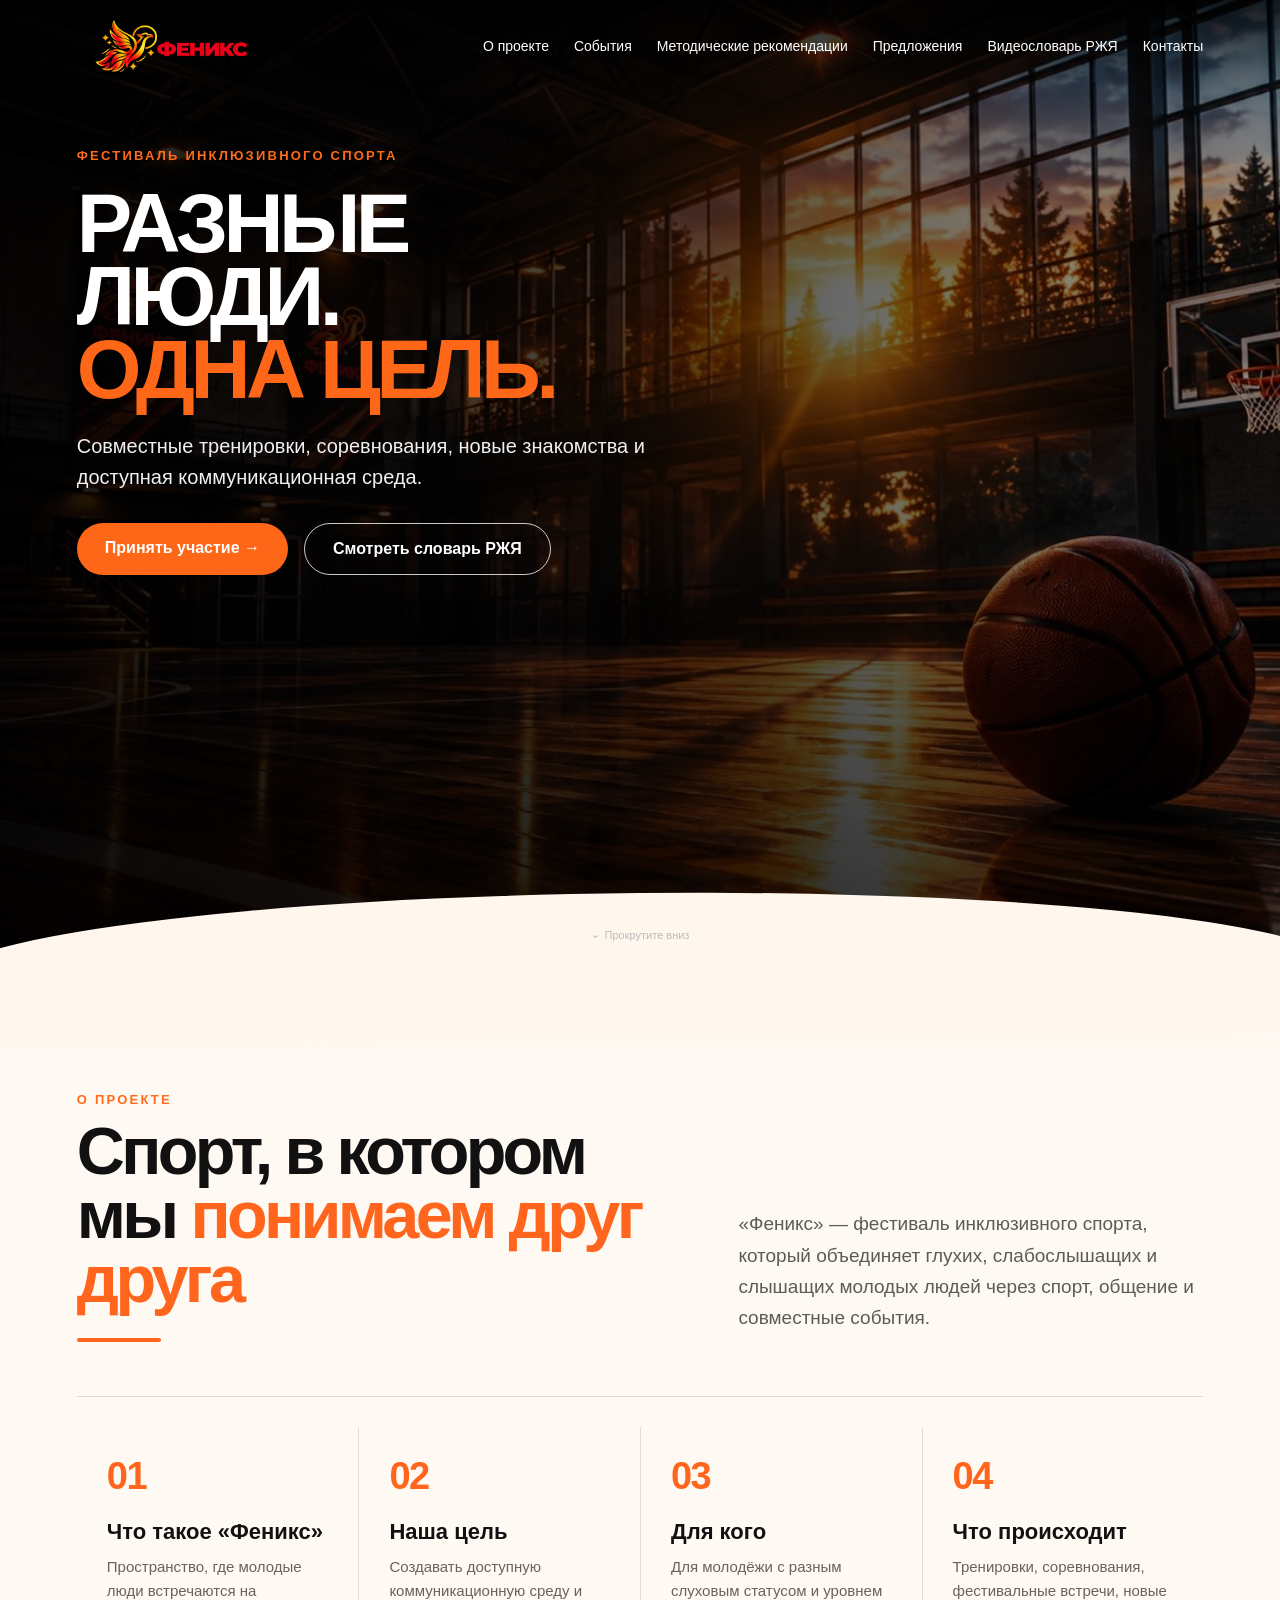
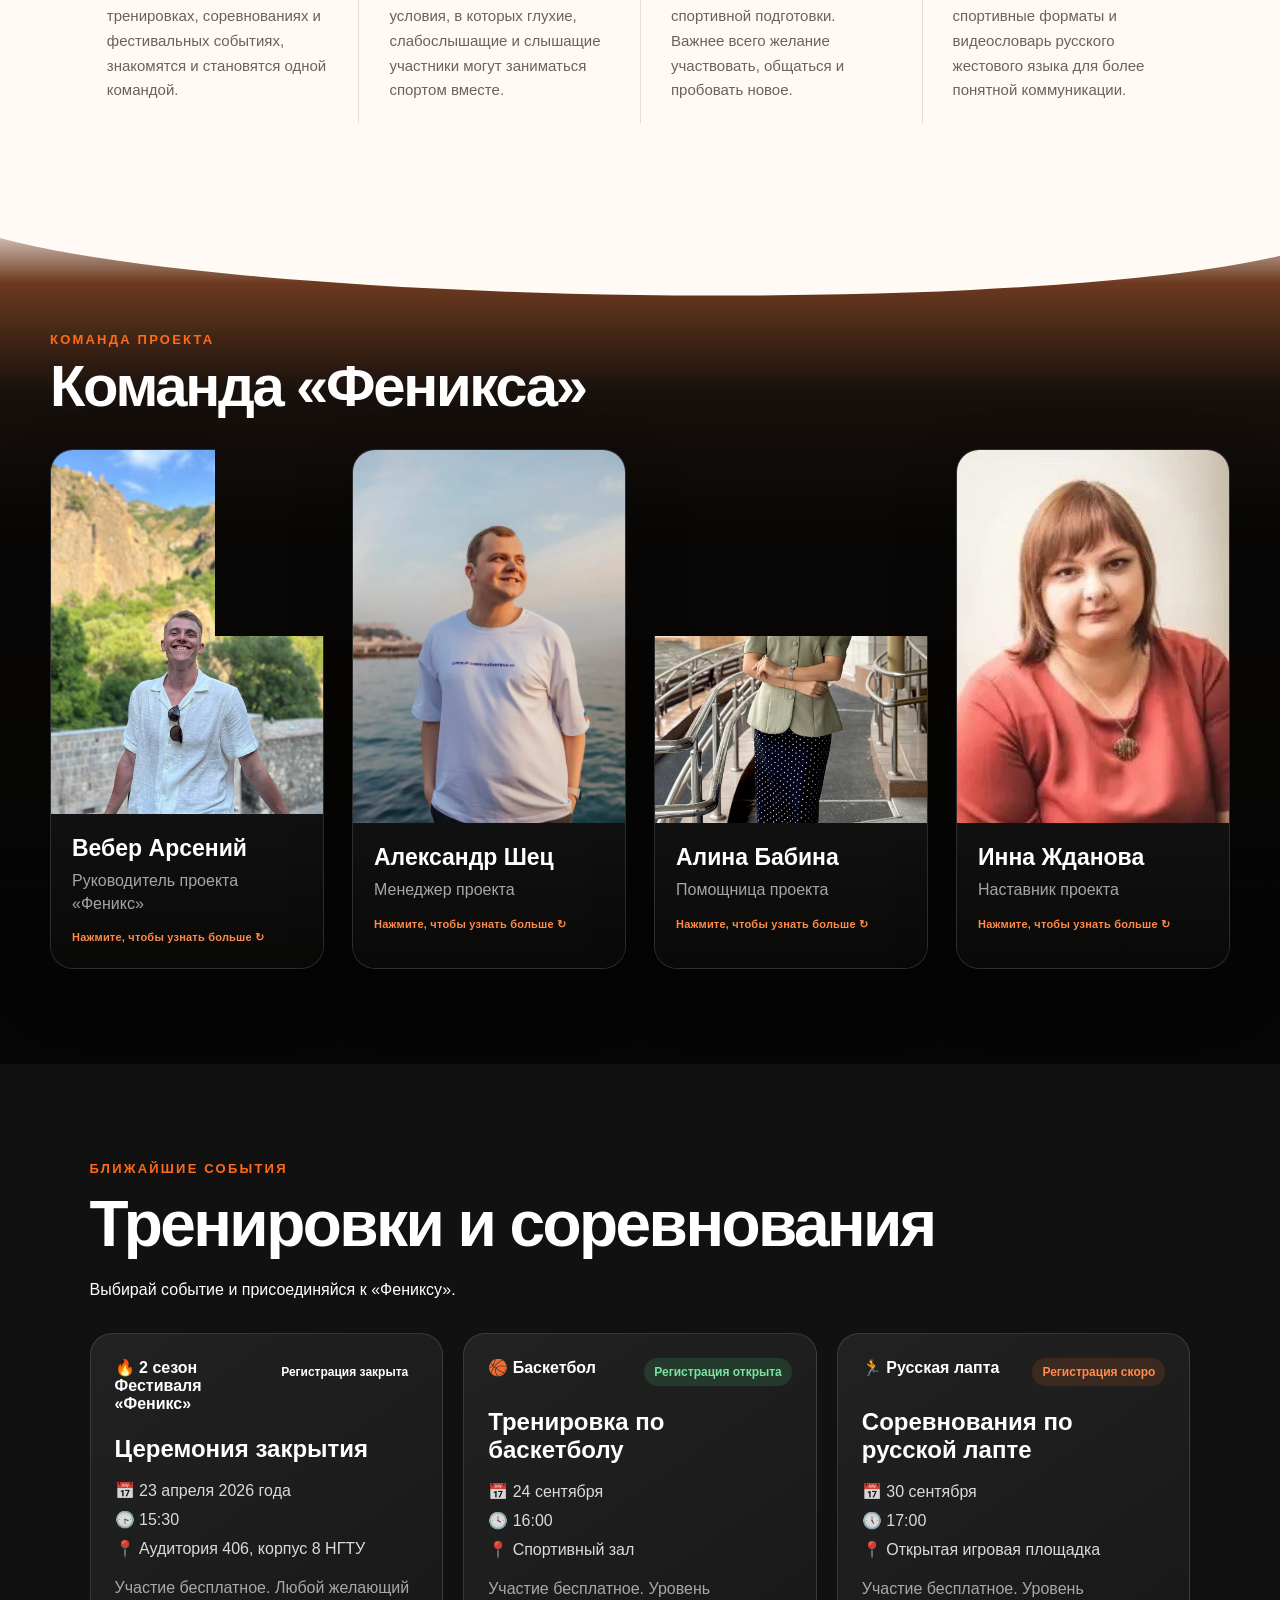
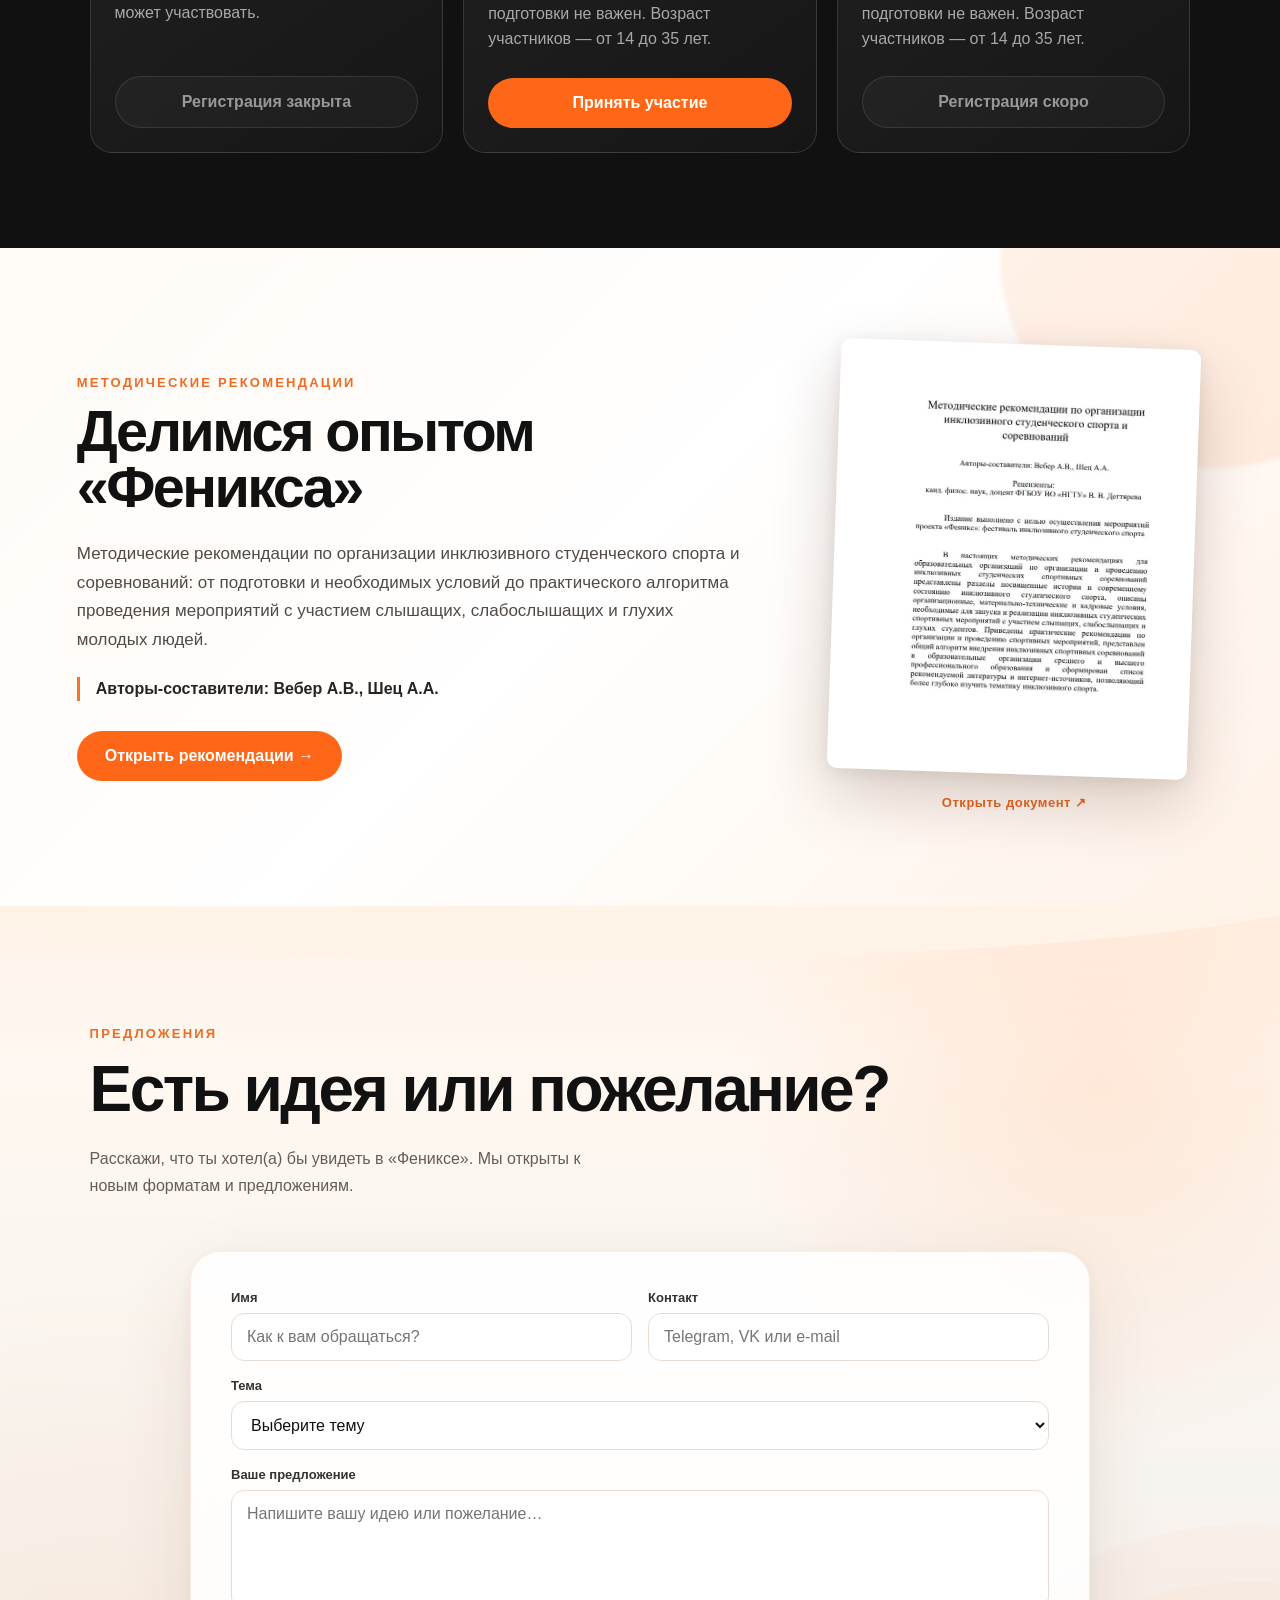
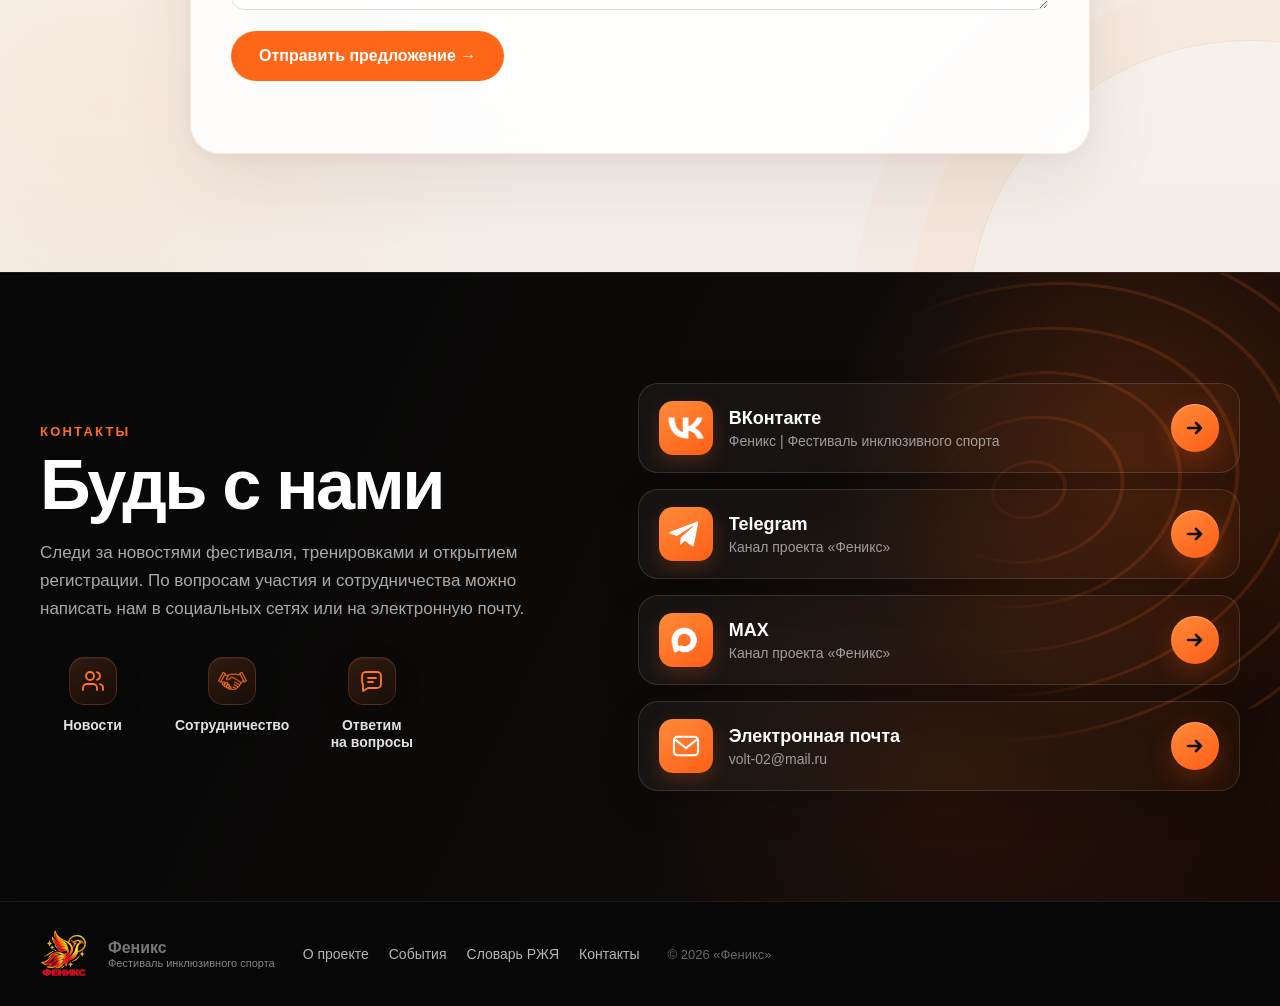
<file: index.html>
<!doctype html>
<html lang="ru">
<head>
  <meta charset="utf-8">
  <meta name="viewport" content="width=device-width,initial-scale=1">
  <meta name="theme-color" content="#080808">
  <title>Феникс — фестиваль инклюзивного спорта</title>
  <link rel="icon" href="favicon.ico" sizes="any">
  <link rel="icon" type="image/png" sizes="32x32" href="favicon-32x32.png">
  <link rel="icon" type="image/png" sizes="48x48" href="favicon-48x48.png">
  <link rel="icon" type="image/png" sizes="96x96" href="favicon-96x96.png">
  <link rel="apple-touch-icon" sizes="180x180" href="apple-touch-icon.png">
  <link rel="manifest" href="site.webmanifest">
  <link rel="stylesheet" href="styles.css">
</head>
<body>
<header class="site-header">
  <a class="brand brand-wordmark" href="#top"><img src="phoenix-wordmark.png" alt="Феникс"></a>

  <nav id="nav">
    <a href="#about">О проекте</a>
    <a href="#events">События</a>
    <a href="#methodical">Методические рекомендации</a>
    <a href="#training">Предложения</a>
    <a href="dictionary.html">Видеословарь РЖЯ</a>
    <a href="#contacts">Контакты</a>
  </nav>
  <button id="menu" class="menu" aria-label="Меню" aria-expanded="false">☰</button>
</header>

<main id="top">
  <section class="hero">
    <div class="hero-overlay"></div>

    <div class="hero-inner">
      <div class="hero-copy">
        <p class="eyebrow">ФЕСТИВАЛЬ ИНКЛЮЗИВНОГО СПОРТА</p>
        <h1>РАЗНЫЕ<br>ЛЮДИ.<br><span>ОДНА ЦЕЛЬ.</span></h1>
        <p class="lead">Совместные тренировки, соревнования, новые знакомства и доступная коммуникационная среда.</p>

        <div class="actions">
          <a class="btn primary" href="#events">Принять участие →</a>
          <a class="btn outline" href="dictionary.html">Смотреть словарь РЖЯ</a>
        </div>
      </div>

    </div>

    <a class="scroll-down" href="#about">⌄<span>Прокрутите вниз</span></a>
  </section>

  <section id="about" class="section light about-v15">
    <div class="about-head">
      <div>
        <p class="eyebrow">О ПРОЕКТЕ</p>
        <h2>Спорт, в котором мы <em>понимаем друг друга</em></h2>
      </div>
      <p class="intro">«Феникс» — фестиваль инклюзивного спорта, который объединяет глухих, слабослышащих и слышащих молодых людей через спорт, общение и совместные события.</p>
    </div>
    <div class="about-story">
      <article><span>01</span><h3>Что такое «Феникс»</h3><p>Пространство, где молодые люди встречаются на тренировках, соревнованиях и фестивальных событиях, знакомятся и становятся одной командой.</p></article>
      <article><span>02</span><h3>Наша цель</h3><p>Создавать доступную коммуникационную среду и условия, в которых глухие, слабослышащие и слышащие участники могут заниматься спортом вместе.</p></article>
      <article><span>03</span><h3>Для кого</h3><p>Для молодёжи с разным слуховым статусом и уровнем спортивной подготовки. Важнее всего желание участвовать, общаться и пробовать новое.</p></article>
      <article><span>04</span><h3>Что происходит</h3><p>Тренировки, соревнования, фестивальные встречи, новые спортивные форматы и видеословарь русского жестового языка для более понятной коммуникации.</p></article>
    </div>
    <div class="project-team">
      <div class="team-title"><span class="eyebrow">КОМАНДА ПРОЕКТА</span><h2>Команда «Феникса»</h2></div>
      <div class="team-grid">
        <article class="team-card flip-card" tabindex="0" role="button" aria-label="Подробнее: Вебер Арсений" aria-pressed="false">
          <div class="team-card-inner">
            <div class="team-card-face team-card-front"><div class="team-photo"><img src="team-arseniy.jpg" alt="Вебер Арсений" loading="lazy"></div><div class="team-info"><h3>Вебер Арсений</h3><p>Руководитель проекта «Феникс»</p><span class="flip-hint">Нажмите, чтобы узнать больше ↻</span></div></div>
            <div class="team-card-face team-card-back"><div class="team-back-content"><span class="team-back-label">КОМАНДА «ФЕНИКСА»</span><h3>Вебер Арсений</h3><p>Вебер Арсений — инициатор проекта «Феникс», мастер спорта по плаванию и победитель 5-го сезона трека «Делаю» Всероссийского студенческого проекта «Твой Ход».</p><p>Идея «Феникса» появилась благодаря детству в лагерях, где глухие и слышащие ребята вместе дружили, общались и проводили время. Именно эту атмосферу Арсений решил перенести в спорт — создать пространство, где каждый может быть частью одной команды.</p><span class="flip-hint">Нажмите, чтобы вернуться ↻</span></div></div>
          </div>
        </article>
        <article class="team-card flip-card" tabindex="0" role="button" aria-label="Подробнее: Александр Шец" aria-pressed="false">
          <div class="team-card-inner">
            <div class="team-card-face team-card-front"><div class="team-photo"><img src="team-alexander.jpg" alt="Александр Шец" loading="lazy"></div><div class="team-info"><h3>Александр Шец</h3><p>Менеджер проекта</p><span class="flip-hint">Нажмите, чтобы узнать больше ↻</span></div></div>
            <div class="team-card-face team-card-back"><div class="team-back-content"><span class="team-back-label">КОМАНДА «ФЕНИКСА»</span><h3>Александр Шец</h3><p>Александр Шец — менеджер и вдохновитель проекта «Феникс». За его плечами — множество достижений, ставших результатом упорного труда и стремления развиваться.</p><p>В «Фениксе» Александр работает наравне с руководителем: участвует в организации мероприятий, помогает воплощать идеи в жизнь и развивать проект. Именно тот человек, на которого можно положиться и с которым большие идеи становятся реальностью.</p><span class="flip-hint">Нажмите, чтобы вернуться ↻</span></div></div>
          </div>
        </article>
        <article class="team-card flip-card" tabindex="0" role="button" aria-label="Подробнее: Алина Бабина" aria-pressed="false">
          <div class="team-card-inner">
            <div class="team-card-face team-card-front"><div class="team-photo"><img src="team-alina.jpg" alt="Алина Бабина" loading="lazy"></div><div class="team-info"><h3>Алина Бабина</h3><p>Помощница проекта</p><span class="flip-hint">Нажмите, чтобы узнать больше ↻</span></div></div>
            <div class="team-card-face team-card-back"><div class="team-back-content"><span class="team-back-label">КОМАНДА «ФЕНИКСА»</span><h3>Алина Бабина</h3><p>Алина Бабина — помощница проекта «Феникс», председатель Правления МОО «Социальное партнерство» и инспектор Ресурсного учебно-методического центра по обучению инвалидов и лиц с ОВЗ.</p><p>Алина помогает в организации мероприятий, делится опытом и поддерживает команду на разных этапах работы. Благодаря её вовлечённости многие идеи проекта получают необходимую поддержку и превращаются в реальные события.</p><span class="flip-hint">Нажмите, чтобы вернуться ↻</span></div></div>
          </div>
        </article>
        <article class="team-card flip-card" tabindex="0" role="button" aria-label="Подробнее: Инна Жданова" aria-pressed="false">
          <div class="team-card-inner">
            <div class="team-card-face team-card-front"><div class="team-photo"><img src="team-inna.jpg" alt="Инна Жданова" loading="lazy"></div><div class="team-info"><h3>Инна Жданова</h3><p>Наставник проекта</p><span class="flip-hint">Нажмите, чтобы узнать больше ↻</span></div></div>
            <div class="team-card-face team-card-back"><div class="team-back-content"><span class="team-back-label">КОМАНДА «ФЕНИКСА»</span><h3>Инна Жданова</h3><p>Инна Жданова — наставник проекта «Феникс», заместитель заведующего кафедрой социальной работы и социальной антропологии, доцент.</p><p>Инна делится своим опытом, помогает команде увидеть ситуацию с разных сторон и всегда находит нужный совет. Её поддержка помогает «Фениксу» увереннее двигаться вперёд, принимать важные решения и становиться сильнее.</p><span class="flip-hint">Нажмите, чтобы вернуться ↻</span></div></div>
          </div>
        </article>
      </div>
    </div>
  
  </section>

  <section id="events" class="section dark">
    <div class="section-head">
      <div><span class="eyebrow">БЛИЖАЙШИЕ СОБЫТИЯ</span><h2>Тренировки и соревнования</h2></div>
      <p>Выбирай событие и присоединяйся к «Фениксу».</p>
    </div>
    <div class="event-grid">
      <article class="event-card">
        <div class="event-top"><span class="event-sport">🔥 2 сезон Фестиваля «Феникс»</span><span class="event-status">Регистрация закрыта</span></div>
        <h3>Церемония закрытия</h3>
        <div class="event-meta"><span>📅 23 апреля 2026 года</span><span>🕞 15:30</span><span>📍 Аудитория 406, корпус 8 НГТУ</span></div>
        <p class="event-note">Участие бесплатное. Любой желающий может участвовать.</p>
        <button class="btn event-disabled" type="button" disabled>Регистрация закрыта</button>
      </article>
      <article class="event-card">
        <div class="event-top"><span class="event-sport">🏀 Баскетбол</span><span class="event-status is-open">Регистрация открыта</span></div>
        <h3>Тренировка по баскетболу</h3>
        <div class="event-meta"><span>📅 24 сентября</span><span>🕓 16:00</span><span>📍 Спортивный зал</span></div>
        <p class="event-note">Участие бесплатное. Уровень подготовки не важен. Возраст участников — от 14 до 35 лет.</p>
        <button class="btn primary event-register" type="button" data-sport="Баскетбол" data-event="Тренировка по баскетболу" data-date="24 сентября" data-time="16:00" data-place="Спортивный зал">Принять участие</button>
      </article>
      <article class="event-card">
        <div class="event-top"><span class="event-sport">🏃 Русская лапта</span><span class="event-status is-soon">Регистрация скоро</span></div>
        <h3>Соревнования по русской лапте</h3>
        <div class="event-meta"><span>📅 30 сентября</span><span>🕔 17:00</span><span>📍 Открытая игровая площадка</span></div>
        <p class="event-note">Участие бесплатное. Уровень подготовки не важен. Возраст участников — от 14 до 35 лет.</p>
        <button class="btn event-disabled" type="button" disabled>Регистрация скоро</button>
      </article>
    </div>
  </section>

  <section id="methodical" class="section methodical-section">
    <div class="methodical-wrap">
      <div class="methodical-copy">
        <span class="eyebrow">МЕТОДИЧЕСКИЕ РЕКОМЕНДАЦИИ</span>
        <h2>Делимся опытом «Феникса»</h2>
        <p>Методические рекомендации по организации инклюзивного студенческого спорта и соревнований: от подготовки и необходимых условий до практического алгоритма проведения мероприятий с участием слышащих, слабослышащих и глухих молодых людей.</p>
        <div class="methodical-authors">Авторы-составители: Вебер А.В., Шец А.А.</div>
        <a class="btn primary methodical-btn" href="https://disk.yandex.ru/d/gTqzIGCaHnzKDQ" target="_blank" rel="noopener noreferrer">Открыть рекомендации →</a>
      </div>
      <a class="methodical-preview" href="https://disk.yandex.ru/d/gTqzIGCaHnzKDQ" target="_blank" rel="noopener noreferrer" aria-label="Открыть методические рекомендации">
        <div class="methodical-paper"><img src="methodical-cover.jpg" alt="Титульный лист методических рекомендаций проекта Феникс"></div>
        <span>Открыть документ ↗</span>
      </a>
    </div>
  </section>

  <section id="training" class="section light feedback-section">
    <div class="section-head">
      <div><span class="eyebrow">ПРЕДЛОЖЕНИЯ</span><h2>Есть идея или пожелание?</h2></div>
      <p>Расскажи, что ты хотел(а) бы увидеть в «Фениксе». Мы открыты к новым форматам и предложениям.</p>
    </div>
    <form class="feedback-form" id="feedbackForm">
      <div class="feedback-grid">
        <label><span>Имя</span><input name="feedbackName" placeholder="Как к вам обращаться?" required></label>
        <label><span>Контакт</span><input name="feedbackContact" placeholder="Telegram, VK или e-mail" required></label>
      </div>
      <label><span>Тема</span>
        <select name="feedbackTopic" required>
          <option value="">Выберите тему</option>
          <option>Предложить тренировку</option>
          <option>Предложить вид спорта</option>
          <option>Предложить мероприятие</option>
          <option>Стать волонтёром</option>
          <option>Стать партнёром</option>
          <option>Другое</option>
        </select>
      </label>
      <label><span>Ваше предложение</span><textarea name="feedbackMessage" rows="5" placeholder="Напишите вашу идею или пожелание…" required></textarea></label>
      <button class="btn primary" type="submit">Отправить предложение →</button>
      <p class="feedback-status" id="feedbackStatus"></p>
    </form>
  </section>

<section class="contacts-section" id="contacts">
  <div class="contacts-shell">
    <div class="contacts-copy">
      <span class="eyebrow">КОНТАКТЫ</span>
      <h2>Будь с нами</h2>
      <p>Следи за новостями фестиваля, тренировками и открытием регистрации. По вопросам участия и сотрудничества можно написать нам в социальных сетях или на электронную почту.</p>
      <div class="contact-benefits" aria-label="Возможности">
        <span><i class="benefit-icon"><svg viewBox="0 0 24 24" aria-hidden="true"><path d="M16 21v-2a4 4 0 0 0-4-4H6a4 4 0 0 0-4 4v2M9 11a4 4 0 1 0 0-8 4 4 0 0 0 0 8M22 21v-2a4 4 0 0 0-3-3.87M16 3.13a4 4 0 0 1 0 7.75"/></svg></i>Новости</span>
        <span><i class="benefit-icon"><img src="cooperation-icon-orange.png" alt=""></i>Сотрудничество</span>
        <span><i class="benefit-icon"><svg viewBox="0 0 24 24" aria-hidden="true"><path d="M21 15a4 4 0 0 1-4 4H8l-5 3v-7a4 4 0 0 1-1-2.6V7a4 4 0 0 1 4-4h11a4 4 0 0 1 4 4v8Z"/><path d="M8 9h8M8 13h5"/></svg></i>Ответим<br>на вопросы</span>
      </div>
    </div>

    <div class="contact-links">
      <a class="contact-card" href="https://vk.ru/phoenix_inclusion" target="_blank" rel="noopener">
        <span class="contact-icon contact-icon-vk" aria-hidden="true"><img src="vk-logo-white.png" alt=""></span>
        <span><strong>ВКонтакте</strong><small>Феникс | Фестиваль инклюзивного спорта</small></span>
        <b class="contact-arrow" aria-hidden="true"><svg viewBox="0 0 24 24"><path d="M5 12h13M13 7l5 5-5 5"/></svg></b>
      </a>
      <a class="contact-card" href="https://t.me/phoenix_inclusion" target="_blank" rel="noopener">
        <span class="contact-icon contact-icon-tg" aria-hidden="true"><svg viewBox="0 0 48 48"><path fill="currentColor" d="M41.4 7.3 35.2 39c-.5 2.2-1.7 2.8-3.5 1.7l-9.5-7-4.6 4.4c-.5.5-.9.9-1.9.9l.7-9.7L34 13.4c.8-.7-.2-1.1-1.2-.4L11 26.7l-9.4-2.9c-2-.6-2.1-2 .4-3l36.7-14.1c1.7-.6 3.2.4 2.7 2.6Z"/></svg></span>
        <span><strong>Telegram</strong><small>Канал проекта «Феникс»</small></span>
        <b class="contact-arrow" aria-hidden="true"><svg viewBox="0 0 24 24"><path d="M5 12h13M13 7l5 5-5 5"/></svg></b>
      </a>
      <a class="contact-card" href="https://max.ru/join/umucRaP59l8QXIcIGGQJrvXhRltrG-3al34Ns2xKd-E" target="_blank" rel="noopener">
        <span class="contact-icon contact-icon-max" aria-hidden="true"><img src="max-logo-white.png" alt=""></span>
        <span><strong>MAX</strong><small>Канал проекта «Феникс»</small></span>
        <b class="contact-arrow" aria-hidden="true"><svg viewBox="0 0 24 24"><path d="M5 12h13M13 7l5 5-5 5"/></svg></b>
      </a>
      <a class="contact-card" href="mailto:volt-02@mail.ru">
        <span class="contact-icon contact-icon-mail" aria-hidden="true"><svg viewBox="0 0 48 48"><rect x="7" y="11" width="34" height="26" rx="5" fill="none" stroke="currentColor" stroke-width="3"/><path d="m9 15 15 12 15-12" fill="none" stroke="currentColor" stroke-width="3" stroke-linecap="round" stroke-linejoin="round"/></svg></span>
        <span><strong>Электронная почта</strong><small>volt-02@mail.ru</small></span>
        <b class="contact-arrow" aria-hidden="true"><svg viewBox="0 0 24 24"><path d="M5 12h13M13 7l5 5-5 5"/></svg></b>
      </a>
    </div>
  </div>
</section>

</main>


<footer class="site-footer">
  <div class="footer-inner">
    <a class="footer-brand" href="#top" aria-label="Феникс — наверх">
      <img src="logo-phoenix.png" alt="Феникс">
      <span><strong>Феникс</strong><small>Фестиваль инклюзивного спорта</small></span>
    </a>
    <nav class="footer-nav" aria-label="Навигация в подвале">
      <a href="#about">О проекте</a>
      <a href="#events">События</a>
      <a href="dictionary.html">Словарь РЖЯ</a>
      <a href="#contacts">Контакты</a>
    </nav>
    <p class="footer-copy">© 2026 «Феникс»</p>
  </div>
</footer>


<dialog id="dialog">
  <form id="form">
    <button type="button" id="close">×</button>
    <p class="eyebrow">ЗАЯВКА</p>
    <h2 id="eventFormTitle">Принять участие</h2>
    <div class="selected-event" id="selectedEvent" hidden><strong id="selectedEventName"></strong><span id="selectedEventMeta"></span></div>

    <label>Имя и фамилия
      <input name="name" required placeholder="Например, Иван Иванов">
    </label>

    <label>Статус слуха
      <select name="hearingStatus" required>
        <option value="">Выберите</option>
        <option value="Глухой">Глухой</option>
        <option value="Слабослышащий">Слабослышащий</option>
        <option value="Слышащий">Слышащий</option>
      </select>
    </label>

    <label>Контакт
      <input name="contact" required placeholder="Телефон, Telegram или e-mail">
    </label>

    <input type="hidden" name="sport" id="eventSport">
    <input type="hidden" name="event" id="eventName">

    
        
        <div class="consent-block">
          <label class="consent-row" for="dataConsent">
            <input type="checkbox" id="dataConsent" name="dataConsent" required>
            <span>Я согласен(на) на обработку персональных данных и ознакомился(ась) с <a class="consent-document-link" href="https://disk.yandex.ru/d/akhnzzM2MT2--A" target="_blank" rel="noopener noreferrer">Согласием на обработку персональных данных</a>.</span>
          </label>
        </div>
<button disabled class="btn primary" id="submitButton" type="submit">Отправить заявку</button>
    <p class="form-status" id="formStatus" aria-live="polite"></p>
  </form>
</dialog>

<script src="script.js"></script>


</body>
</html>
</file>
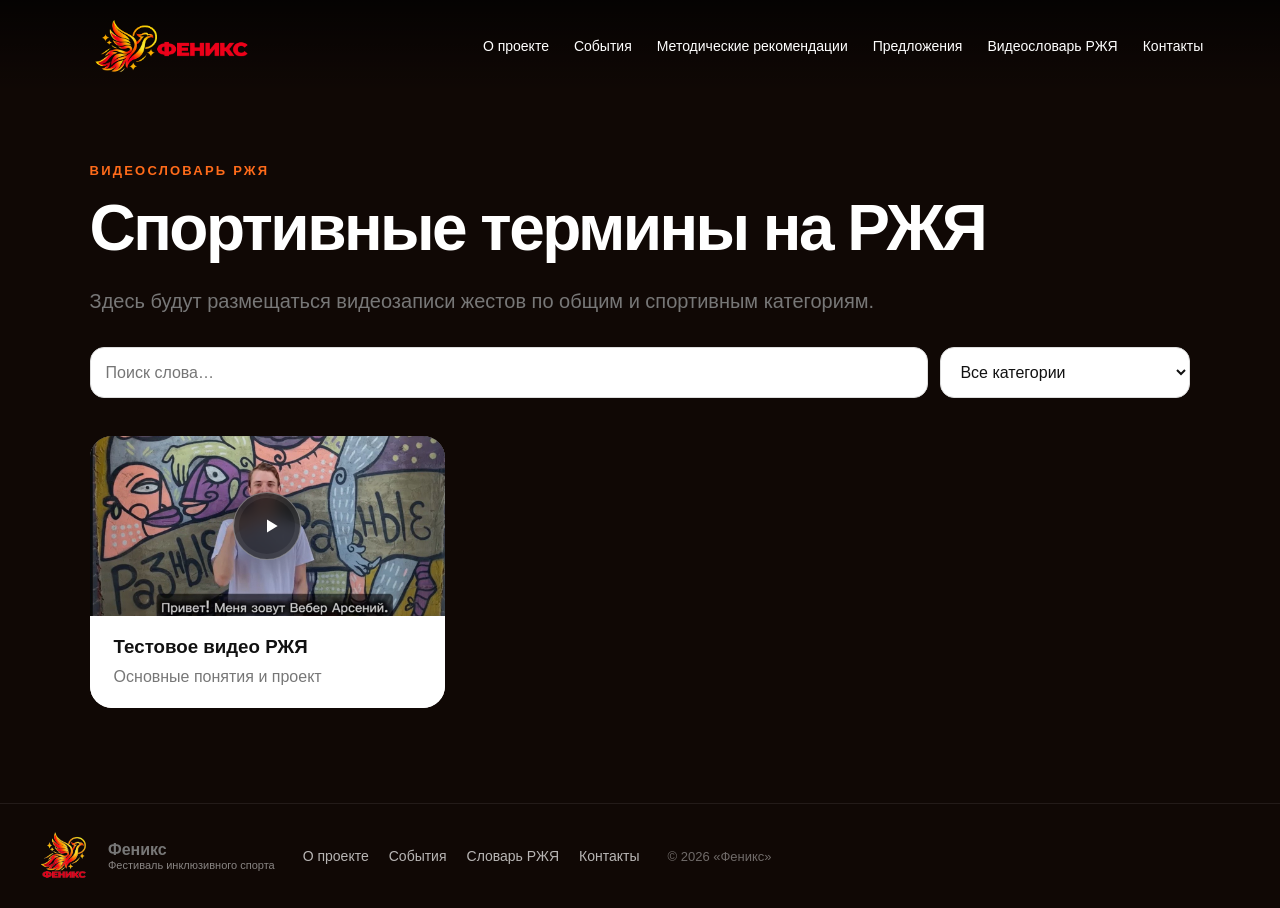
<file: dictionary.html>
<!doctype html>
<html lang="ru">
<head>
  <meta charset="utf-8">
  <meta name="viewport" content="width=device-width,initial-scale=1">
  <meta name="theme-color" content="#100805">
  <title>Феникс — фестиваль инклюзивного спорта</title>
  <link rel="icon" href="favicon.ico" sizes="any">
  <link rel="icon" type="image/png" sizes="32x32" href="favicon-32x32.png">
  <link rel="icon" type="image/png" sizes="48x48" href="favicon-48x48.png">
  <link rel="icon" type="image/png" sizes="96x96" href="favicon-96x96.png">
  <link rel="apple-touch-icon" sizes="180x180" href="apple-touch-icon.png">
  <link rel="manifest" href="site.webmanifest">
  <link rel="stylesheet" href="styles.css">
</head>
<body>
<header class="site-header">
  <a class="brand brand-wordmark" href="index.html"><img src="phoenix-wordmark.png" alt="Феникс"></a>

  <nav id="nav">
    <a href="index.html#about">О проекте</a>
    <a href="index.html#events">События</a>
    <a href="index.html#methodical">Методические рекомендации</a>
    <a href="index.html#training">Предложения</a>
    <a href="#dictionary">Видеословарь РЖЯ</a>
    <a href="index.html#contacts">Контакты</a>
  </nav>
  <button id="menu" class="menu" aria-label="Меню" aria-expanded="false">☰</button>
</header>

<main id="top">
  <section id="dictionary" class="section dictionary">
    <p class="eyebrow">ВИДЕОСЛОВАРЬ РЖЯ</p><h2>Спортивные термины на РЖЯ</h2>
    <p class="intro">Здесь будут размещаться видеозаписи жестов по общим и спортивным категориям.</p>
    <div class="filters"><input id="search" placeholder="Поиск слова…"><select id="cat"><option value="all">Все категории</option><option value="concepts">Основные понятия и проект</option><option value="questions">Вопросы, время и информация</option><option value="festival">Фестиваль, церемонии и награждение</option><option value="communication">Общение и бытовые ситуации</option><option value="team">Команда и участники</option><option value="navigation">Навигация, помещения и экипировка</option><option value="documents">Документы и правила</option><option value="competition">Соревнования и судейство</option><option value="media">Медиа</option><option value="actions">Общие спортивные действия</option><option value="basketball">Баскетбол</option><option value="volleyball">Волейбол</option><option value="football">Футбол / Футзал</option><option value="bowling">Боулинг</option><option value="flag">Знамя</option><option value="tabletennis">Настольный теннис</option><option value="lapta">Русская лапта</option><option value="chess">Шахматы</option><option value="checkers">Шашки</option></select></div>
    <div class="words">
      <article class="vk-word-card" data-word="тест видео ржя" data-cat="concepts">
        <button class="video vk-video-button has-poster"
                type="button"
                data-vk-owner="192439762"
                data-vk-video="456239210"
                aria-label="Открыть видео РЖЯ">
          <img src="vk-video-poster.jpg" alt="" class="video-poster" loading="lazy">
          <span class="video-poster-shade"></span>
          <span class="poster-play" aria-hidden="true"><svg viewBox="0 0 24 24"><path d="M9 7.2v9.6L17 12 9 7.2Z"/></svg></span>
        </button>
        <div class="word-card-body">
          <h3>Тестовое видео РЖЯ</h3>
          <p>Основные понятия и проект</p>
        </div>
      </article>
    </div>

    <div class="video-modal" id="videoModal" hidden>
      <div class="video-modal-backdrop" data-close-video></div>
      <div class="video-modal-card">
        <button class="video-close" type="button" data-close-video aria-label="Закрыть">×</button>
        <div class="video-frame-wrap" id="videoFrameWrap"></div>
        <a class="vk-external" id="vkExternal" href="#" target="_blank" rel="noopener">Открыть видео во VK →</a>
      </div>
    </div>
  </section>


</main>


<footer class="site-footer">
  <div class="footer-inner">
    <a class="footer-brand" href="index.html" aria-label="Феникс — наверх">
      <img src="logo-phoenix.png" alt="Феникс">
      <span><strong>Феникс</strong><small>Фестиваль инклюзивного спорта</small></span>
    </a>
    <nav class="footer-nav" aria-label="Навигация в подвале">
      <a href="index.html#about">О проекте</a>
      <a href="index.html#events">События</a>
      <a href="#dictionary">Словарь РЖЯ</a>
      <a href="index.html#contacts">Контакты</a>
    </nav>
    <p class="footer-copy">© 2026 «Феникс»</p>
  </div>
</footer>


<script src="script.js"></script>


</body>
</html>
</file>
<file: styles.css>
*{box-sizing:border-box}html{scroll-behavior:smooth}body{margin:0;font-family:Arial,Helvetica,sans-serif;background:#090909;color:#fff}a{color:inherit;text-decoration:none}button,input,select{font:inherit}
.site-header{position:absolute;z-index:20;top:0;left:0;right:0;height:92px;padding:0 6%;display:flex;align-items:center;gap:30px;background:linear-gradient(180deg,rgba(0,0,0,.7),transparent)}
.brand{display:flex;align-items:center;gap:9px;font-size:23px}.brand img{width:66px;height:66px;object-fit:contain}.site-header nav{margin-left:auto;display:flex;gap:32px;font-size:14px}.site-header nav a:hover{color:#ff6b1a}.header-cta{margin-left:18px;border:0;background:#ff6718;color:#fff;border-radius:999px;padding:14px 24px;font-weight:850}.menu{display:none;border:0;background:transparent;color:#fff;font-size:30px}
.hero{min-height:100vh;position:relative;padding:125px 6% 150px;background:url('https://images.unsplash.com/photo-1546519638-68e109498ffc?auto=format&fit=crop&w=2400&q=88') center/cover no-repeat;overflow:hidden;display:flex;align-items:center}
.hero-overlay{position:absolute;inset:0;background:linear-gradient(90deg,rgba(0,0,0,.90) 0%,rgba(0,0,0,.72) 44%,rgba(0,0,0,.38) 100%),linear-gradient(0deg,rgba(0,0,0,.58),transparent 46%)}
.hero-inner{position:relative;z-index:2;width:100%;display:grid;grid-template-columns:minmax(0,1.04fr) minmax(380px,.96fr);gap:36px;align-items:center}
.hero-copy{max-width:720px}.eyebrow{color:#ff6b1a;font-size:13px;letter-spacing:.17em;font-weight:900}h1{font-size:clamp(58px,6.5vw,105px);line-height:.88;letter-spacing:-.055em;margin:24px 0}h1 span{color:#ff6718}.lead{font-size:20px;line-height:1.55;max-width:650px;color:#f0f0f0}
.actions{display:flex;gap:16px;flex-wrap:wrap;margin-top:30px}.btn{border-radius:999px;padding:16px 28px;font-weight:850;cursor:pointer}.primary{border:0;background:#ff6718;color:#fff}.outline{border:1px solid rgba(255,255,255,.78)}
.hero-logo-wrap{display:flex;align-items:center;justify-content:center}.hero-logo{width:min(100%,590px);max-height:520px;object-fit:contain;filter:drop-shadow(0 10px 30px rgba(255,93,0,.18))}
.features{position:absolute;z-index:3;left:6%;right:6%;bottom:38px;padding-top:20px;border-top:1px solid rgba(255,255,255,.25);display:grid;grid-template-columns:repeat(4,1fr)}.features a{display:flex;flex-direction:column;align-items:center;gap:5px;border-right:1px solid rgba(255,255,255,.22)}.features a:last-child{border:0}.features b{font-size:26px}.features strong{font-size:14px}.features small{font-size:11px;color:#aaa}.scroll-down{position:absolute;z-index:4;bottom:7px;left:50%;transform:translateX(-50%);display:flex;align-items:center;gap:5px;color:#bbb;font-size:11px}
.section{padding:95px 7%}.light{background:#fff;color:#111}.dark,.dictionary{background:#111}.section h2{font-size:clamp(40px,5vw,70px);letter-spacing:-.04em;margin:10px 0 20px}.intro{font-size:20px;line-height:1.6;color:#777;max-width:850px}
.cards,.words{display:grid;grid-template-columns:repeat(3,1fr);gap:18px;margin-top:38px}.cards article{padding:28px;border-radius:22px;background:#f4f4f4}.cards i{font-style:normal;color:#ff6718;font-weight:900}.cards p{color:#666}
.event{padding:30px;border:1px solid #333;border-radius:24px;display:flex;justify-content:space-between;align-items:end}.event p{color:#aaa}.event button{border:0;background:none;color:#ff6718;font-weight:900}
.sports{display:flex;flex-wrap:wrap;gap:10px;margin:30px 0}.sports span{padding:12px 16px;border-radius:999px;border:1px solid #ddd;background:#f4f4f4;font-weight:700}
.filters{display:grid;grid-template-columns:1fr 250px;gap:12px;margin:30px 0}.filters input,.filters select,dialog input,dialog select{width:100%;padding:15px;border:1px solid #ddd;border-radius:14px;background:#fff;color:#111}
.words article{overflow:hidden;border-radius:22px;background:#fff;color:#111}.video{height:180px;background:linear-gradient(145deg,#222,#444);display:flex;flex-direction:column;align-items:center;justify-content:center;color:#fff;font-size:35px}.video small{font-size:12px;color:#bbb}.words h3,.words p{margin-left:20px}.words p{color:#777}
footer{padding:25px 7%;display:flex;align-items:center;gap:10px}footer img{width:55px;height:55px;object-fit:contain}footer span{margin-left:10px;color:#777}
dialog{width:min(580px,calc(100% - 25px));padding:0;border:0;border-radius:25px}dialog::backdrop{background:rgba(0,0,0,.75)}dialog form{position:relative;padding:30px;color:#111}dialog h2{font-size:38px}dialog label{display:grid;gap:7px;margin:15px 0;font-weight:bold}#close{position:absolute;right:20px;top:18px;width:40px;height:40px;border:0;border-radius:50%;font-size:24px}.note{display:block;margin-top:12px;color:#777}
@media(max-width:1050px){nav{gap:20px}.header-cta{display:none}.hero-inner{grid-template-columns:1fr .82fr}}
@media(max-width:850px){.site-header{height:78px;padding:0 20px;background:rgba(5,5,5,.72);backdrop-filter:blur(10px)}.brand strong{display:none}.brand img{width:60px;height:60px}.menu{display:block;margin-left:auto}.site-header nav{display:none;position:absolute;top:78px;left:16px;right:16px;margin:0;padding:20px;border:1px solid #333;border-radius:18px;background:rgba(8,8,8,.98);flex-direction:column;gap:20px}.site-header nav.open{display:flex}.hero{min-height:100svh;padding:112px 20px 175px;background-position:63% center}.hero-overlay{background:linear-gradient(180deg,rgba(0,0,0,.42),rgba(0,0,0,.78) 52%,#050505 100%)}.hero-inner{grid-template-columns:1fr}.hero-logo-wrap{position:absolute;right:-80px;top:80px;width:320px;opacity:.28;z-index:-1}.hero-logo{width:100%;max-height:none}.hero-copy{max-width:none}h1{font-size:clamp(48px,15vw,70px)}.lead{font-size:17px}.actions{flex-direction:column}.actions>*{width:100%;text-align:center}.features{left:20px;right:20px;bottom:28px}.features b{font-size:20px}.features strong{font-size:10px}.features small{display:none}.scroll-down{display:none}.section{padding:70px 20px}.section h2{font-size:40px}.cards,.words,.filters{grid-template-columns:1fr}.event{align-items:start;flex-direction:column;gap:20px}footer{padding:20px}footer span{display:none}}
@media(max-width:430px){.hero{padding-bottom:155px}h1{font-size:52px}.eyebrow{font-size:11px}.hero-logo-wrap{right:-105px;top:95px;width:300px}}

/* V6 visual refinements */
@media (min-width:851px){
  .hero{background-position:center 58%}
  .hero-logo{width:min(100%,540px);max-height:500px}
  .hero-copy{padding-top:10px}
}
@media (max-width:850px){
  .hero{background-position:50% center}
  .hero-logo-wrap{
    right:-58px;
    top:185px;
    width:235px;
    opacity:.18;
  }
  .hero-copy{position:relative;z-index:2}
  .lead{max-width:92%}
}
@media (max-width:430px){
  .hero-logo-wrap{
    right:-72px;
    top:205px;
    width:220px;
    opacity:.16;
  }
}

.form-status{min-height:22px;margin:12px 0 0;font-weight:700;color:#2e7d32}
#submitButton:disabled{opacity:.7;cursor:wait}

/* V8 — VK Видео */
.vk-video-button{width:100%;border:0;cursor:pointer}
.vk-video-button:hover .play{transform:scale(1.12)}
.play{transition:.2s ease}
.placeholder{cursor:default}
.video-modal[hidden]{display:none}
.video-modal{position:fixed;inset:0;z-index:1000;display:flex;align-items:center;justify-content:center;padding:20px}
.video-modal-backdrop{position:absolute;inset:0;background:rgba(0,0,0,.84);backdrop-filter:blur(5px)}
.video-modal-card{position:relative;z-index:1;width:min(960px,100%);background:#0b0b0b;border:1px solid #333;border-radius:24px;padding:18px;box-shadow:0 30px 100px rgba(0,0,0,.5)}
.video-close{position:absolute;right:10px;top:-52px;width:42px;height:42px;border:0;border-radius:50%;background:#fff;color:#111;font-size:27px;cursor:pointer}
.video-frame-wrap{width:100%;aspect-ratio:16/9;background:#000;border-radius:15px;overflow:hidden}
.video-frame-wrap iframe{width:100%;height:100%;border:0;display:block}
.vk-external{display:block;margin-top:14px;text-align:center;color:#ff7024;font-weight:800}
@media(max-width:600px){
  .video-modal{padding:10px}
  .video-modal-card{padding:10px;border-radius:18px}
  .video-close{top:-48px;right:4px}
}


/* V9 — живое превью карточки и более компактный VK-плеер */
.words{align-items:start}
.vk-word-card{overflow:hidden}
.vk-video-button.has-poster{
  position:relative;
  display:block;
  padding:0;
  aspect-ratio:16/9;
  overflow:hidden;
  background:#111;
}
.video-poster{
  position:absolute;
  inset:0;
  width:100%;
  height:100%;
  object-fit:cover;
  display:block;
  transition:transform .3s ease, filter .3s ease;
}
.video-poster-shade{
  position:absolute;
  inset:0;
  background:linear-gradient(180deg,rgba(0,0,0,.04),rgba(0,0,0,.20));
}
.poster-play{
  position:absolute;
  left:50%;
  top:50%;
  transform:translate(-50%,-50%);
  display:grid;
  place-items:center;
  width:72px;
  height:72px;
  border-radius:50%;
  background:rgba(255,255,255,.92);
  color:#111;
  font-size:28px;
  line-height:1;
  padding-left:4px;
  box-shadow:0 12px 35px rgba(0,0,0,.3);
  transition:transform .2s ease, background .2s ease;
}
.vk-video-button:hover .video-poster{transform:scale(1.025);filter:brightness(.92)}
.vk-video-button:hover .poster-play{transform:translate(-50%,-50%) scale(1.08);background:#fff}
.word-card-body{background:#fff;padding:20px 24px 22px}
.word-card-body h3{margin:0 0 10px}
.word-card-body p{margin:0}

.video-modal{padding:16px}
.video-modal-card{
  width:min(980px,calc(100vw - 32px));
  padding:14px;
  border-radius:22px;
}
.video-frame-wrap{border-radius:14px}
.video-close{right:0;top:-52px}

@media(max-width:600px){
  .words{grid-template-columns:1fr}
  .poster-play{width:58px;height:58px;font-size:23px}
  .word-card-body{padding:18px 20px 20px}
  .video-modal{
    align-items:center;
    padding:12px;
  }
  .video-modal-card{
    width:100%;
    padding:9px;
    border-radius:18px;
  }
  .video-close{
    top:-50px;
    right:0;
    width:44px;
    height:44px;
  }
  .vk-external{
    margin-top:10px;
    padding:4px 0 2px;
    font-size:16px;
  }
}

/* V10 — события */
.event-grid{display:grid;grid-template-columns:repeat(3,minmax(0,1fr));gap:20px;margin-top:34px}
.event-card{display:flex;flex-direction:column;padding:24px;border:1px solid rgba(255,255,255,.13);border-radius:22px;background:linear-gradient(145deg,rgba(255,255,255,.075),rgba(255,255,255,.025))}
.event-top{display:flex;justify-content:space-between;gap:12px;margin-bottom:22px}.event-sport{font-weight:800}
.event-status{padding:7px 10px;border-radius:999px;font-size:12px;font-weight:800;white-space:nowrap}
.is-open{background:rgba(63,196,112,.16);color:#7be3a0}.is-soon{background:rgba(255,112,36,.13);color:#ff8c4e}
.event-card h3{margin:0 0 18px;font-size:24px}.event-meta{display:grid;gap:10px;margin-bottom:18px;color:rgba(255,255,255,.84)}
.event-note{margin:0 0 24px;color:rgba(255,255,255,.62);line-height:1.55}.event-card .btn{margin-top:auto;width:100%;justify-content:center}
.event-disabled{opacity:.55;cursor:not-allowed;border:1px solid rgba(255,255,255,.2);background:rgba(255,255,255,.06);color:#fff}
@media(max-width:900px){.event-grid{grid-template-columns:1fr}}
@media(max-width:600px){.event-grid{gap:14px;margin-top:24px}.event-card{padding:20px;border-radius:18px}.event-card h3{font-size:22px}}


/* V11 — Контакты и подвал */
.contacts-section{
  padding:90px max(24px,calc((100vw - 1200px)/2));
  background:linear-gradient(180deg,#0a0a0a,#111);
  border-top:1px solid rgba(255,255,255,.08);
}
.contacts-shell{
  display:grid;
  grid-template-columns:minmax(0,.85fr) minmax(420px,1.15fr);
  gap:70px;
  align-items:start;
}
.contacts-copy h2{margin:10px 0 18px;font-size:clamp(38px,5vw,64px);line-height:1}
.contacts-copy p{max-width:570px;color:rgba(255,255,255,.65);line-height:1.65;font-size:17px}
.contact-links{display:grid;gap:12px}
.contact-card{
  display:grid;
  grid-template-columns:54px 1fr auto;
  gap:16px;
  align-items:center;
  padding:18px;
  color:#fff;
  text-decoration:none;
  border:1px solid rgba(255,255,255,.12);
  border-radius:18px;
  background:rgba(255,255,255,.045);
  transition:transform .2s ease,border-color .2s ease,background .2s ease;
}
.contact-card:hover{transform:translateY(-2px);border-color:rgba(255,112,36,.65);background:rgba(255,112,36,.07)}
.contact-icon{
  width:54px;height:54px;display:grid;place-items:center;
  border-radius:14px;background:#ff7024;color:#111;font-weight:900;
}
.contact-card strong,.contact-card small{display:block}
.contact-card strong{font-size:18px;margin-bottom:4px}
.contact-card small{color:rgba(255,255,255,.58);font-size:14px}
.contact-card b{font-size:25px;color:#ff7024}
.site-footer{padding:28px max(24px,calc((100vw - 1200px)/2));background:#070707;border-top:1px solid rgba(255,255,255,.08)}
.footer-inner{display:flex;align-items:center;gap:28px}
.footer-brand{display:flex;align-items:center;gap:10px;color:#fff;text-decoration:none;margin-right:auto}
.footer-brand img{width:48px;height:48px;object-fit:contain}
.footer-brand strong,.footer-brand small{display:block}
.footer-brand small{font-size:11px;color:rgba(255,255,255,.5)}
.footer-nav{display:flex;gap:20px}
.footer-nav a{color:rgba(255,255,255,.7);text-decoration:none;font-size:14px}
.footer-nav a:hover{color:#ff7024}
.footer-copy{margin:0;color:rgba(255,255,255,.4);font-size:13px}
@media(max-width:850px){
  .contacts-section{padding-top:65px;padding-bottom:65px}
  .contacts-shell{grid-template-columns:1fr;gap:32px}
  .footer-inner{flex-direction:column;align-items:flex-start}
  .footer-brand{margin-right:0}
  .footer-nav{flex-wrap:wrap}
}
@media(max-width:520px){
  .contacts-section{padding-left:18px;padding-right:18px}
  .contact-card{grid-template-columns:48px 1fr auto;padding:15px;gap:12px}
  .contact-icon{width:48px;height:48px}
  .contact-card small{font-size:12px;overflow-wrap:anywhere}
  .site-footer{padding-left:18px;padding-right:18px}
}


/* V12 — согласие на обработку данных */
.consent-row{
  display:flex;
  align-items:flex-start;
  gap:11px;
  margin:4px 0 16px;
  color:rgba(255,255,255,.68);
  font-size:13px;
  line-height:1.45;
  cursor:pointer;
}
.consent-row input{
  flex:0 0 auto;
  width:18px;
  height:18px;
  margin-top:1px;
  accent-color:#ff7024;
}
#submitButton:disabled,
form button[type="submit"]:disabled{
  opacity:.42;
  cursor:not-allowed;
  filter:saturate(.45);
}


/* V13 — подробное согласие */
.consent-block{margin:4px 0 17px}
.consent-block .consent-row{margin-bottom:8px}
.consent-link{
  margin-left:29px;padding:0;border:0;background:none;color:#ff7a31;
  font:inherit;font-size:13px;font-weight:800;text-decoration:underline;
  text-underline-offset:3px;cursor:pointer;text-align:left;
}
.consent-link:hover{color:#ff9a62}
.consent-dialog{
  width:min(760px,calc(100% - 28px));max-height:88vh;padding:0;
  border:1px solid rgba(255,255,255,.15);border-radius:24px;
  background:#101010;color:#fff;box-shadow:0 30px 100px rgba(0,0,0,.65);
}
.consent-dialog::backdrop{background:rgba(0,0,0,.82);backdrop-filter:blur(5px)}
.consent-dialog-inner{padding:28px}
.consent-dialog-head{display:flex;align-items:flex-start;justify-content:space-between;gap:20px}
.consent-dialog-head h2{margin:8px 0 20px;font-size:clamp(26px,4vw,40px);line-height:1.08}
.consent-dialog-close{
  flex:0 0 auto;width:42px;height:42px;border:1px solid rgba(255,255,255,.16);
  border-radius:50%;background:rgba(255,255,255,.06);color:#fff;font-size:27px;cursor:pointer
}
.consent-text{max-height:55vh;overflow:auto;padding-right:8px;color:rgba(255,255,255,.73);line-height:1.6}
.consent-text h3{margin:22px 0 7px;color:#fff;font-size:17px}
.consent-text p{margin:0 0 12px}
.consent-text a{color:#ff7a31}
.consent-warning{margin-top:22px!important;padding:15px;border:1px solid rgba(255,112,36,.3);border-radius:14px;background:rgba(255,112,36,.08)}
.consent-understood{width:100%;margin-top:20px;justify-content:center}
@media(max-width:600px){
  .consent-dialog{max-height:92vh;border-radius:18px}
  .consent-dialog-inner{padding:20px 17px}
  .consent-text{max-height:58vh}
  .consent-link{margin-left:29px}
}

.project-team{position:relative;overflow:hidden;margin:72px calc(50% - 50vw) -80px;padding:78px max(24px,calc((100vw - 1180px)/2)) 88px;color:#fff;background:radial-gradient(circle at 14% 8%,rgba(255,111,31,.15),transparent 29%),radial-gradient(circle at 92% 90%,rgba(190,48,0,.10),transparent 31%),linear-gradient(135deg,#050505 0%,#0d0b0a 52%,#050505 100%);border-top:1px solid rgba(255,255,255,.07)}
.project-team:before{content:"";position:absolute;inset:0;pointer-events:none;opacity:.22;background-image:linear-gradient(rgba(255,255,255,.018) 1px,transparent 1px),linear-gradient(90deg,rgba(255,255,255,.014) 1px,transparent 1px);background-size:56px 56px}
.team-title,.team-grid{position:relative;z-index:1}.team-title{margin-bottom:34px}.team-title h2{margin:8px 0 0;color:#fff;font-size:clamp(34px,5vw,58px);line-height:1.02}
.team-grid{display:grid;grid-template-columns:repeat(3,minmax(0,1fr));gap:22px}.team-card{overflow:hidden;border:1px solid rgba(255,255,255,.11);border-radius:23px;background:rgba(255,255,255,.04);box-shadow:0 22px 60px rgba(0,0,0,.28);transition:.25s}.team-card:hover{transform:translateY(-5px);border-color:rgba(255,111,31,.48)}
.team-photo{aspect-ratio:4/5;overflow:hidden;background:#151515}.team-photo img{width:100%;height:100%;display:block;object-fit:cover}.team-card:nth-child(1) img{object-position:center 44%}.team-card:nth-child(2) img{object-position:center 38%}.team-card:nth-child(3) img{object-position:center 30%}
.team-info{padding:21px 21px 24px}.team-info h3{margin:0 0 7px;color:#fff;font-size:23px}.team-info p{margin:0;color:rgba(255,255,255,.63);line-height:1.45}
.consent-document-link{color:#ff762b;font-weight:800;text-decoration:underline;text-underline-offset:3px}
@media(max-width:800px){.team-grid{grid-template-columns:1fr 1fr}.team-card:last-child{grid-column:1/-1;max-width:calc(50% - 11px)}}
@media(max-width:600px){.project-team{margin-top:54px;padding:58px 18px 66px}.team-grid{grid-template-columns:1fr;gap:17px}.team-card:last-child{grid-column:auto;max-width:none}.team-photo{aspect-ratio:4/4.8}}


/* V15 — обновление проекта */
.about-v15{padding-bottom:0}
.about-head{display:grid;grid-template-columns:1.1fr .9fr;gap:50px;align-items:end;margin-bottom:42px}
.about-head h2{margin-bottom:0}
.about-head .intro{margin:0}
.about-story{display:grid;grid-template-columns:repeat(2,1fr);gap:16px}
.about-story article{padding:28px;border:1px solid #e8e8e8;border-radius:22px;background:#fff}
.about-story article>span{display:inline-flex;align-items:center;justify-content:center;width:38px;height:38px;border-radius:12px;background:#111;color:#ff762b;font-weight:900;font-size:13px}
.about-story h3{margin:18px 0 8px;font-size:22px}.about-story p{margin:0;color:#666;line-height:1.6}

/* hero feature cards */
.features-v15 a{position:relative;overflow:hidden;display:grid;grid-template-columns:48px 1fr;grid-template-rows:auto auto;column-gap:13px;align-items:center}
.features-v15 a:after{content:"";position:absolute;inset:auto -20px -45px auto;width:100px;height:100px;border-radius:50%;background:rgba(255,112,36,.10);filter:blur(2px)}
.features-v15 .feature-icon{grid-row:1/3;width:46px;height:46px;display:grid;place-items:center;border-radius:15px;background:linear-gradient(145deg,rgba(255,126,55,.22),rgba(255,255,255,.05));border:1px solid rgba(255,135,68,.28);box-shadow:inset 0 1px rgba(255,255,255,.08)}
.features-v15 .feature-icon svg{width:25px;height:25px;fill:none;stroke:#ff7a31;stroke-width:1.8;stroke-linecap:round;stroke-linejoin:round}
.features-v15 a strong,.features-v15 a small{position:relative;z-index:1}

/* feedback */
.feedback-section{background:#f6f6f4}
.feedback-form{max-width:850px;margin-top:34px;padding:30px;border-radius:24px;background:#fff;border:1px solid #e7e7e4;box-shadow:0 18px 55px rgba(0,0,0,.06)}
.feedback-form label{display:block;margin-bottom:17px}.feedback-form label>span{display:block;margin-bottom:8px;font-size:13px;font-weight:800;color:#333}
.feedback-grid{display:grid;grid-template-columns:1fr 1fr;gap:16px}
.feedback-form input,.feedback-form select,.feedback-form textarea{width:100%;box-sizing:border-box;border:1px solid #ddd;border-radius:13px;padding:14px 15px;background:#fafafa;font:inherit;color:#111;outline:none}
.feedback-form input:focus,.feedback-form select:focus,.feedback-form textarea:focus{border-color:#ff762b;box-shadow:0 0 0 3px rgba(255,118,43,.10)}
.feedback-form textarea{resize:vertical}.feedback-status{min-height:20px;margin:12px 0 0;color:#666;font-size:13px}

/* dictionary filter + play */
.dictionary .filters select{max-width:360px}
.poster-play{width:68px!important;height:68px!important;border-radius:50%!important;display:grid!important;place-items:center!important;background:rgba(10,10,10,.72)!important;border:1px solid rgba(255,255,255,.38)!important;box-shadow:0 12px 34px rgba(0,0,0,.35),inset 0 0 0 5px rgba(255,255,255,.06)!important;backdrop-filter:blur(8px);transition:.22s!important}
.poster-play svg{width:32px;height:32px;fill:#fff;transform:translateX(2px)}
.vk-video-button:hover .poster-play{transform:translate(-50%,-50%) scale(1.08)!important;background:#ff7024!important;border-color:#ff9c67!important}

/* V15 mobile */
@media(max-width:700px){
 .about-head{grid-template-columns:1fr;gap:16px}.about-story{grid-template-columns:1fr}
 .feedback-grid{grid-template-columns:1fr;gap:0}.feedback-form{padding:20px}
 .features-v15 a{grid-template-columns:42px 1fr;column-gap:10px}.features-v15 .feature-icon{width:40px;height:40px;border-radius:13px}.features-v15 .feature-icon svg{width:22px;height:22px}
}


/* =========================================================
   V16 — полноценная мобильная адаптация
   Desktop-стили выше сохраняются без изменений.
   ========================================================= */

html,body{max-width:100%;overflow-x:hidden}
img,video,iframe{max-width:100%}


/* V19 desktop hero: local wide background, no oversized decorative logo */
@media (min-width: 721px){
  .hero{
    min-height:100vh;
    background-image:url('hero-sports-bg.png')!important;
    background-size:cover!important;
    background-position:center center!important;
    background-repeat:no-repeat!important;
  }
  .hero-inner{display:block!important;max-width:1200px;margin:0 auto;width:100%;}
  .hero-copy{max-width:690px;}
  .hero-logo-wrap{display:none!important;}
}

@media (max-width: 720px){
  /* Шапка */
  .site-header{
    height:76px;
    padding:0 18px;
    display:flex;
    align-items:center;
    justify-content:space-between;
    background:rgba(5,5,5,.88);
    backdrop-filter:blur(14px);
    -webkit-backdrop-filter:blur(14px);
  }
  .brand{gap:8px;position:relative;z-index:102}
  .brand img{width:62px;height:62px;object-fit:contain}
  .brand strong{display:none}
  .header-cta{display:none}
  .menu{
    position:relative;z-index:103;
    width:46px;height:46px;
    display:grid;place-items:center;
    padding:0;margin:0;
    border:1px solid rgba(255,255,255,.14);
    border-radius:14px;
    background:rgba(255,255,255,.06);
    color:#fff;font-size:27px;line-height:1;
  }

  /* Меню больше не перекрывает hero */
  #nav{
    position:fixed;
    top:76px;left:12px;right:12px;
    width:auto;height:auto;
    padding:12px;
    display:flex;flex-direction:column;gap:3px;
    border:1px solid rgba(255,255,255,.13);
    border-radius:18px;
    background:rgba(9,9,9,.97);
    box-shadow:0 24px 70px rgba(0,0,0,.55);
    transform:translateY(-12px);
    opacity:0;visibility:hidden;pointer-events:none;
    transition:.22s ease;
    z-index:101;
  }
  #nav.open{transform:translateY(0);opacity:1;visibility:visible;pointer-events:auto}
  #nav a{
    display:block;width:100%;
    padding:13px 14px;
    border-radius:11px;
    color:rgba(255,255,255,.88);
    font-size:16px;line-height:1.2;
  }
  #nav a:hover{background:rgba(255,112,36,.10);color:#fff}

  /* Первый экран */
  .hero{
    min-height:auto!important;
    height:auto!important;
    padding:76px 0 0!important;
    display:block;
  }
  .hero-inner{
    min-height:0!important;
    height:auto!important;
    padding:54px 20px 40px!important;
    display:block!important;
  }
  .hero-copy{width:100%!important;max-width:none!important;position:relative;z-index:3}
  .hero-copy .eyebrow{
    margin-bottom:16px;
    font-size:11px!important;
    line-height:1.35;
    letter-spacing:.20em!important;
  }
  .hero h1{
    margin:0 0 22px!important;
    font-size:clamp(47px,13vw,62px)!important;
    line-height:.92!important;
    letter-spacing:-.045em!important;
    max-width:100%;
    overflow-wrap:normal;
    word-break:normal;
  }
  .hero .lead{
    max-width:540px!important;
    margin:0 0 28px!important;
    font-size:17px!important;
    line-height:1.55!important;
  }
  .hero .actions{
    display:grid!important;
    grid-template-columns:1fr!important;
    gap:11px!important;
    width:100%;
  }
  .hero .actions .btn{
    width:100%!important;
    min-height:54px;
    padding:14px 16px!important;
    display:flex;align-items:center;justify-content:center;
    box-sizing:border-box;
    border-radius:17px!important;
    font-size:15px!important;
    text-align:center;
  }

  /* Декоративный второй логотип не мешает контенту */
  .hero-logo-wrap{
    display:none!important;
  }

  /* Карточки первого экрана: 2x2 */
  .features,
  .features-v15{
    position:relative!important;
    left:auto!important;right:auto!important;bottom:auto!important;
    width:auto!important;
    margin:0!important;
    padding:18px 16px 28px!important;
    display:grid!important;
    grid-template-columns:repeat(2,minmax(0,1fr))!important;
    gap:10px!important;
    background:#080808;
    border-top:1px solid rgba(255,255,255,.10);
  }
  .features-v15 a{
    min-width:0!important;
    min-height:104px!important;
    padding:15px 12px!important;
    box-sizing:border-box;
    display:grid!important;
    grid-template-columns:38px minmax(0,1fr)!important;
    grid-template-rows:auto auto!important;
    column-gap:9px!important;
    border:1px solid rgba(255,255,255,.10)!important;
    border-radius:17px!important;
    background:linear-gradient(145deg,rgba(255,113,37,.11),rgba(255,255,255,.025))!important;
  }
  .features-v15 .feature-icon{
    width:38px!important;height:38px!important;border-radius:12px!important;
  }
  .features-v15 .feature-icon svg{width:20px!important;height:20px!important}
  .features-v15 a strong{
    min-width:0;
    font-size:13px!important;
    line-height:1.15!important;
    white-space:normal!important;
    overflow-wrap:anywhere;
  }
  .features-v15 a small{
    min-width:0;
    font-size:10px!important;
    line-height:1.25!important;
    white-space:normal!important;
    overflow-wrap:anywhere;
  }
  .scroll-down{display:none!important}

  /* Общие секции */
  .section{
    padding-left:18px!important;
    padding-right:18px!important;
  }
  .section h2{font-size:clamp(32px,9vw,44px)!important;line-height:1.05!important}
  .section-head{display:block!important}
  .section-head>p{margin-top:12px!important;max-width:none!important}

  /* О проекте */
  .about-v15{padding-top:64px!important}
  .about-head{display:block!important;margin-bottom:28px!important}
  .about-head .intro{margin-top:16px!important;font-size:16px!important;line-height:1.6!important}
  .about-story{grid-template-columns:1fr!important;gap:12px!important}
  .about-story article{padding:21px!important;border-radius:18px!important}
  .about-story h3{font-size:20px!important}

  /* Команда */
  .project-team{
    margin:52px -18px -80px!important;
    padding:54px 18px 64px!important;
  }
  .team-title{margin-bottom:25px!important}
  .team-grid{grid-template-columns:1fr!important;gap:16px!important}
  .team-card,.team-card:last-child{grid-column:auto!important;max-width:none!important}
  .team-photo{aspect-ratio:4/4.65!important}
  .team-info{padding:18px!important}

  /* События */
  .event-grid{grid-template-columns:1fr!important;gap:14px!important}
  .event-card{padding:20px!important;border-radius:19px!important}
  .event-top{gap:8px!important;align-items:flex-start!important;flex-wrap:wrap!important}
  .event-meta{display:flex!important;flex-direction:column!important;gap:7px!important}
  .event-card .btn{width:100%!important;justify-content:center!important}

  /* Предложения */
  .feedback-form{padding:19px!important;border-radius:18px!important}
  .feedback-grid{grid-template-columns:1fr!important;gap:0!important}
  .feedback-form input,.feedback-form select,.feedback-form textarea{
    font-size:16px!important; /* iOS: без автоматического zoom */
  }
  .feedback-form .btn{width:100%!important;justify-content:center!important}

  /* Словарь */
  .dictionary .filters{
    display:grid!important;
    grid-template-columns:1fr!important;
    gap:10px!important;
  }
  .dictionary .filters input,.dictionary .filters select{
    width:100%!important;max-width:none!important;
    box-sizing:border-box;
    font-size:16px!important;
  }
  .words{grid-template-columns:1fr!important}
  .vk-word-card{width:100%!important;min-width:0!important}
  .poster-play{width:58px!important;height:58px!important}
  .poster-play svg{width:27px!important;height:27px!important}

  /* Контакты / футер / диалог */
  .contact-grid{grid-template-columns:1fr!important}
  dialog#dialog{
    width:calc(100% - 24px)!important;
    max-width:520px!important;
    max-height:88dvh!important;
    margin:auto!important;
    border-radius:20px!important;
  }
  dialog#dialog form{max-height:82dvh;overflow:auto}
  dialog#dialog input,dialog#dialog select{font-size:16px!important}
}

/* Очень узкие телефоны */
@media (max-width: 390px){
  .hero-inner{padding-left:17px!important;padding-right:17px!important}
  .hero h1{font-size:45px!important}
  .features,.features-v15{padding-left:12px!important;padding-right:12px!important;gap:8px!important}
  .features-v15 a{padding:13px 9px!important;grid-template-columns:34px minmax(0,1fr)!important;column-gap:7px!important}
  .features-v15 .feature-icon{width:34px!important;height:34px!important}
  .features-v15 a strong{font-size:12px!important}
  .features-v15 a small{font-size:9px!important}
}

/* V17 — desktop-first cleanup */
@media (min-width: 721px) {
  .hero { min-height: 760px; }
  .hero-inner { min-height: 690px; }
  .hero .scroll-down { bottom: 24px; }
}
.header-cta { text-decoration:none; display:inline-flex; align-items:center; justify-content:center; }
.selected-event { margin: 0 0 22px; padding: 16px 18px; border: 1px solid rgba(255,122,31,.28); border-radius: 14px; background: rgba(255,122,31,.08); }
.selected-event strong { display:block; font-size:18px; margin-bottom:6px; }
.selected-event span { display:block; opacity:.72; font-size:14px; }
.dictionary { min-height: calc(100vh - 180px); padding-top: 150px; }

/* ===== V21 DESKTOP: rebuilt About section as real HTML/CSS, not a banner image ===== */
@media (min-width: 721px){
  .hero{position:relative;margin-bottom:0!important;}
  .hero:after{
    content:"";position:absolute;left:0;right:0;bottom:-1px;height:170px;z-index:1;pointer-events:none;
    background:linear-gradient(to bottom,rgba(8,7,6,0) 0%,rgba(12,10,8,.42) 38%,#17120e 100%);
  }
  .hero .scroll-down{z-index:3}

  .about-v15{
    position:relative;overflow:hidden;margin:0!important;padding:150px max(6%,calc((100vw - 1180px)/2)) 0!important;
    background:
      linear-gradient(to bottom,#17120e 0,#2a1b12 78px,rgba(248,239,229,.92) 250px,#fff9f2 390px,#fffaf5 100%)!important;
    color:#111;
  }
  .about-v15:before{
    content:"";position:absolute;left:0;right:0;top:0;height:285px;pointer-events:none;opacity:.42;
    background-image:linear-gradient(to bottom,rgba(9,8,7,.16),rgba(255,249,242,.96)),url('hero-sports-bg.png');
    background-size:cover;background-position:center bottom;filter:blur(1px);
  }
  .about-v15:after{
    content:"";position:absolute;left:-5%;right:-5%;top:205px;height:150px;background:#fff9f2;
    border-radius:50% 50% 0 0 / 48% 48% 0 0;transform:rotate(-1.2deg);pointer-events:none;
  }
  .about-head,.about-story,.project-team{position:relative;z-index:2}
  .about-head{display:grid!important;grid-template-columns:minmax(0,1.12fr) minmax(360px,.88fr)!important;gap:70px!important;align-items:end!important;margin:0 0 54px!important;padding-top:110px}
  .about-head h2{font-size:clamp(56px,5.2vw,82px)!important;line-height:.96!important;letter-spacing:-.055em!important;max-width:780px;margin:12px 0 0!important;color:#111!important}
  .about-head h2 em{font-style:normal;color:#ff651c}
  .about-head .intro{font-size:19px!important;line-height:1.65!important;color:#5e5a56!important;margin:0 0 8px!important;max-width:510px}

  .about-story{display:grid!important;grid-template-columns:repeat(4,minmax(0,1fr))!important;gap:0!important;margin:0!important;padding:30px 0 92px;border-top:1px solid rgba(40,30,20,.14)}
  .about-story article{position:relative;padding:30px 30px 20px!important;border:0!important;border-radius:0!important;background:transparent!important;min-height:250px}
  .about-story article+article{border-left:1px solid rgba(40,30,20,.13)!important}
  .about-story article>span{width:auto!important;height:auto!important;background:none!important;color:#ff651c!important;font-size:38px!important;line-height:1!important;letter-spacing:-.04em}
  .about-story h3{font-size:22px!important;margin:24px 0 10px!important;color:#111}
  .about-story p{font-size:15px!important;line-height:1.65!important;color:#68625d!important}

  /* table-tennis visual built from CSS shapes */
  .about-head>div:first-child:after{content:"";display:block;width:84px;height:4px;background:#ff651c;margin-top:26px;border-radius:9px}
  .about-head>div:last-child{position:relative}
  .about-head>div:last-child:before{content:"";position:absolute;width:160px;height:160px;border-radius:50%;right:4px;top:-190px;background:linear-gradient(145deg,#ff7b2e,#b92710);box-shadow:42px 60px 0 -60px #fff,0 22px 55px rgba(120,46,10,.22);transform:rotate(-24deg);opacity:.9}
  .about-head>div:last-child:after{content:"";position:absolute;width:18px;height:18px;border-radius:50%;right:185px;top:-90px;background:#fff;border:1px solid #ddd;box-shadow:0 7px 18px rgba(0,0,0,.18)}

  .project-team{
    margin:0 calc(50% - 50vw)!important;padding:115px max(24px,calc((100vw - 1180px)/2)) 95px!important;
    background:linear-gradient(to bottom,#fffaf5 0%,#6c3a20 8%,#17100c 21%,#080706 38%,#050505 100%)!important;
    border-top:0!important;
  }
  .project-team:after{content:"";position:absolute;left:-5%;right:-5%;top:-70px;height:150px;background:#fffaf5;border-radius:0 0 50% 50% / 0 0 55% 55%;transform:rotate(.8deg);pointer-events:none}
  .team-title,.team-grid{z-index:2}
}

/* ===== V23: compact seamless desktop transition HERO -> ABOUT ===== */
@media (min-width: 721px){
  /* Do not create a second copy of the hero image between sections. */
  .hero:after{
    height:72px!important;
    bottom:-1px!important;
    z-index:2!important;
    background:linear-gradient(to bottom,rgba(8,7,6,0) 0%,rgba(20,15,11,.28) 45%,rgba(255,250,245,.92) 100%)!important;
  }

  .about-v15{
    padding-top:86px!important;
    background:linear-gradient(to bottom,#fff6ed 0%,#fff9f3 115px,#fffaf5 100%)!important;
  }

  /* Previous version repeated hero-sports-bg here, which produced the tall duplicated floor/ball strip. */
  .about-v15:before{
    background:none!important;
    height:0!important;
    opacity:0!important;
    filter:none!important;
  }

  /* Keep the soft wave, but move it to the actual section boundary. */
  .about-v15:after{
    top:-54px!important;
    height:108px!important;
    background:#fff6ed!important;
    border-radius:50% 50% 0 0 / 58% 58% 0 0!important;
    transform:rotate(-.45deg)!important;
  }

  .about-head{
    padding-top:28px!important;
  }
}

/* ===== V24: matching curved transitions + no table-tennis decoration ===== */
@media (min-width: 721px){
  /* Let the About section's curve overlap the hero instead of being clipped. */
  .about-v15{overflow:visible!important;isolation:isolate;}

  /* Remove the dark/straight fade at the bottom of the hero. */
  .hero:after{display:none!important;}

  /* A clean soft wave, visually matching the About -> Team transition. */
  .about-v15:after{
    content:""!important;
    display:block!important;
    position:absolute!important;
    left:-5%!important;
    right:-5%!important;
    top:-72px!important;
    height:145px!important;
    z-index:1!important;
    pointer-events:none!important;
    background:#fff6ed!important;
    border-radius:50% 50% 0 0 / 58% 58% 0 0!important;
    transform:rotate(-.55deg)!important;
  }

  /* Remove the table-tennis paddle/ball decorative shapes. */
  .about-head>div:last-child:before,
  .about-head>div:last-child:after{display:none!important;content:none!important;}
}

/* ===== V25: Team — 4 spaced flip cards ===== */
.team-grid{grid-template-columns:repeat(4,minmax(0,1fr))!important;gap:28px!important;align-items:stretch;}
.team-card.flip-card{overflow:visible!important;background:transparent!important;border:0!important;box-shadow:none!important;perspective:1400px;min-width:0;min-height:520px;cursor:pointer;transform:none!important;}
.team-card.flip-card:hover{transform:none!important;border-color:transparent!important;}
.team-card-inner{position:relative;width:100%;height:100%;min-height:520px;transition:transform .72s cubic-bezier(.2,.75,.25,1);transform-style:preserve-3d;}
.flip-card.is-flipped .team-card-inner{transform:rotateY(180deg);}
.team-card-face{position:absolute;inset:0;overflow:hidden;border:1px solid rgba(255,255,255,.12);border-radius:23px;background:#111;box-shadow:0 22px 60px rgba(0,0,0,.28);backface-visibility:hidden;-webkit-backface-visibility:hidden;}
.team-card-front{display:flex;flex-direction:column;}
.team-card-front .team-photo{flex:1;min-height:0;aspect-ratio:auto;}
.team-card-front .team-info{min-height:145px;background:linear-gradient(180deg,#111,#0a0908);}
.team-card-back{transform:rotateY(180deg);background:radial-gradient(circle at 90% 10%,rgba(255,111,31,.18),transparent 34%),linear-gradient(145deg,#17100c,#070605 68%);}
.team-back-content{height:100%;padding:30px 25px 25px;display:flex;flex-direction:column;overflow:auto;}
.team-back-label{font-size:11px;font-weight:900;letter-spacing:.16em;color:#ff762b;margin-bottom:18px;}
.team-back-content h3{margin:0 0 18px;color:#fff;font-size:25px;line-height:1.08;}
.team-back-content p{margin:0 0 15px;color:rgba(255,255,255,.76);font-size:14px;line-height:1.58;}
.flip-hint{display:block;margin-top:16px;color:#ff8a49;font-size:11px;font-weight:800;letter-spacing:.02em;}
.team-back-content .flip-hint{margin-top:auto;padding-top:16px;}
.team-card:nth-child(3) img{object-position:center 34%!important;}
.team-card:nth-child(4) img{object-position:center 30%!important;}
@media(max-width:1050px){.team-grid{grid-template-columns:repeat(2,minmax(0,1fr))!important}.team-card.flip-card{min-height:560px}.team-card-inner{min-height:560px}}
@media(max-width:600px){.team-grid{grid-template-columns:1fr!important;gap:22px!important}.team-card.flip-card{min-height:570px}.team-card-inner{min-height:570px}.team-card-front .team-info{min-height:135px}.team-back-content{padding:28px 23px 24px}}

/* ===== V26: Methodical recommendations after Events ===== */
.methodical-section{position:relative;overflow:hidden;padding:96px max(6vw,28px);background:linear-gradient(135deg,#fffaf5 0%,#fff 48%,#fff2e7 100%);color:#111;}
.methodical-section:before{content:"";position:absolute;width:430px;height:430px;border-radius:50%;right:-150px;top:-210px;background:rgba(255,111,31,.09);filter:blur(2px);pointer-events:none;}
.methodical-wrap{position:relative;z-index:1;max-width:1180px;margin:0 auto;display:grid;grid-template-columns:minmax(0,1.15fr) minmax(300px,.65fr);gap:80px;align-items:center;}
.methodical-copy .eyebrow{color:#ef6a22;}
.methodical-copy h2{max-width:720px;margin:12px 0 24px;font-size:clamp(38px,4.5vw,68px);line-height:.98;letter-spacing:-.045em;}
.methodical-copy>p{max-width:720px;margin:0 0 22px;color:#514a45;font-size:17px;line-height:1.7;}
.methodical-authors{margin:0 0 30px;padding-left:16px;border-left:3px solid #f4752b;color:#28231f;font-weight:750;line-height:1.5;}
.methodical-btn{display:inline-flex;text-decoration:none;}
.methodical-preview{justify-self:center;width:min(100%,360px);text-decoration:none;color:#1c1713;transition:transform .3s ease;}
.methodical-preview:hover{transform:translateY(-7px) rotate(.3deg);}
.methodical-paper{padding:13px;background:#fff;border-radius:10px;box-shadow:0 26px 65px rgba(55,31,14,.20),0 4px 16px rgba(55,31,14,.08);transform:rotate(2deg);transition:transform .3s ease;}
.methodical-preview:hover .methodical-paper{transform:rotate(0deg);}
.methodical-paper img{display:block;width:100%;height:auto;border-radius:3px;}
.methodical-preview>span{display:block;margin-top:22px;text-align:center;font-size:13px;font-weight:850;letter-spacing:.04em;color:#e96520;}
@media(max-width:850px){.methodical-section{padding:72px 24px}.methodical-wrap{grid-template-columns:1fr;gap:48px}.methodical-preview{width:min(82vw,350px)}.methodical-copy h2{font-size:clamp(38px,11vw,58px)}}

/* ===== V27: Suggestions — airier card + soft transition from Methodical ===== */
.feedback-section{
  position:relative;
  overflow:hidden;
  padding-top:118px;
  padding-bottom:118px;
  background:
    radial-gradient(circle at 86% 18%,rgba(255,126,48,.13),transparent 27%),
    radial-gradient(circle at 8% 82%,rgba(255,183,128,.13),transparent 30%),
    linear-gradient(180deg,#fff2e7 0%,#fff8f1 15%,#f8f4ef 54%,#f4eee8 100%);
}
.feedback-section:before{
  content:"";position:absolute;left:-6%;right:-6%;top:-66px;height:120px;
  background:#fff2e7;border-radius:0 0 50% 50% / 0 0 58% 58%;
  transform:rotate(-.6deg);pointer-events:none;
}
.feedback-section:after{
  content:"";position:absolute;width:560px;height:560px;right:-250px;bottom:-330px;
  border:1px solid rgba(238,106,34,.14);border-radius:50%;box-shadow:0 0 0 58px rgba(238,106,34,.035),0 0 0 116px rgba(238,106,34,.025);pointer-events:none;
}
.feedback-section .section-head,.feedback-section .feedback-form{position:relative;z-index:1}
.feedback-section .section-head{max-width:1180px;margin:0 auto 0;align-items:end}
.feedback-section .section-head>p{max-width:520px;color:#665d56;line-height:1.65}
.feedback-section .eyebrow{color:#ef6a22}
.feedback-form{
  max-width:900px;margin:52px auto 0;padding:38px 40px 40px;
  border-radius:30px;background:rgba(255,255,255,.88);
  border:1px solid rgba(238,106,34,.13);
  box-shadow:0 26px 75px rgba(91,52,25,.10),0 4px 18px rgba(91,52,25,.05);
  backdrop-filter:blur(8px);
}
.feedback-form input,.feedback-form select,.feedback-form textarea{background:#fff;border-color:#e8ddd4}
.feedback-form input:focus,.feedback-form select:focus,.feedback-form textarea:focus{background:#fff}
@media(max-width:850px){
  .feedback-section{padding-top:88px!important;padding-bottom:82px!important}
  .feedback-section:before{top:-42px;height:78px}
  .feedback-form{margin-top:34px!important;padding:22px!important;border-radius:22px!important}
}

/* V28 — Контакты: просторнее, как в референсе */
.contacts-section{
  position:relative;overflow:hidden;
  padding-top:110px;padding-bottom:110px;
  background:
    radial-gradient(circle at 88% 28%,rgba(255,102,25,.20),transparent 24%),
    radial-gradient(circle at 74% 80%,rgba(255,102,25,.08),transparent 28%),
    linear-gradient(115deg,#070707 0%,#0d0b0a 58%,#1a0b05 100%);
}
.contacts-section::after{
  content:"";position:absolute;right:-90px;top:-70px;width:430px;height:520px;
  opacity:.18;pointer-events:none;transform:rotate(-12deg);
  background:repeating-radial-gradient(ellipse at 20% 50%,transparent 0 34px,rgba(255,105,31,.85) 35px 38px,transparent 39px 58px);
  mask-image:linear-gradient(90deg,transparent,#000 35%);
}
.contacts-shell{position:relative;z-index:1;grid-template-columns:minmax(0,.9fr) minmax(440px,1.1fr);gap:105px;align-items:center}
.contacts-copy h2{font-size:clamp(48px,5.5vw,76px);letter-spacing:-.035em}
.contacts-copy p{max-width:520px;font-size:17px}
.contact-benefits{display:flex;gap:38px;margin-top:34px;color:#fff}
.contact-benefits span{min-width:82px;text-align:center;font-size:14px;line-height:1.25}
.contact-benefits i{display:block;margin:0 auto 9px;font-style:normal;font-size:27px;color:#ff7024}
.contact-links{gap:16px}
.contact-card{padding:17px 20px;border-radius:20px;background:linear-gradient(90deg,rgba(255,255,255,.045),rgba(255,105,31,.055));box-shadow:0 14px 38px rgba(0,0,0,.14)}
.contact-icon{background:linear-gradient(145deg,#ff8b39,#ff5f17);color:#fff;box-shadow:0 7px 18px rgba(255,96,23,.22);font-size:13px}
.contact-card b{width:42px;height:42px;display:grid;place-items:center;border-radius:50%;background:#ff7024;color:#111;font-size:22px}
@media(max-width:850px){.contacts-shell{gap:42px}.contact-benefits{justify-content:flex-start}}
@media(max-width:520px){.contact-benefits{gap:18px;justify-content:space-between}.contact-benefits span{min-width:0;flex:1;font-size:12px}.contacts-copy h2{font-size:46px}}

/* ===== V29: polished contact icons and arrows ===== */
.contact-benefits{gap:30px!important;align-items:flex-start}
.contact-benefits span{display:flex!important;flex-direction:column;align-items:center;justify-content:flex-start;min-width:105px!important;color:rgba(255,255,255,.88);font-weight:650;line-height:1.25!important}
.contact-benefits .benefit-icon{width:48px;height:48px;margin:0 auto 12px!important;border-radius:15px;display:grid!important;place-items:center;background:linear-gradient(145deg,rgba(255,125,52,.16),rgba(255,92,20,.05));border:1px solid rgba(255,126,52,.22);box-shadow:inset 0 1px 0 rgba(255,255,255,.06),0 10px 28px rgba(0,0,0,.16);transition:transform .2s ease,border-color .2s ease,background .2s ease}
.contact-benefits .benefit-icon svg{width:24px;height:24px;fill:none;stroke:#ff762b;stroke-width:1.8;stroke-linecap:round;stroke-linejoin:round}
.contact-benefits span:hover .benefit-icon{transform:translateY(-3px);border-color:rgba(255,126,52,.48);background:rgba(255,112,36,.12)}
.contact-icon{overflow:hidden;padding:0!important;background:transparent!important;box-shadow:none!important}
.contact-icon svg{display:block;width:100%;height:100%}
.contact-icon-vk{background:#2787f5!important;color:#fff!important;padding:8px!important}
.contact-icon-tg{background:#27a7e7!important;color:#fff!important;padding:10px!important}
.contact-icon-max{background:transparent!important}
.contact-icon-mail{background:linear-gradient(145deg,#ff8b39,#ff5f17)!important;color:#fff!important;padding:10px!important}
.contact-card .contact-arrow{width:48px!important;height:48px!important;border-radius:50%!important;background:linear-gradient(145deg,#ff8a39,#ff5d16)!important;color:#111!important;box-shadow:0 8px 24px rgba(255,98,22,.24),inset 0 1px 0 rgba(255,255,255,.32)!important;transition:transform .2s ease,box-shadow .2s ease!important}
.contact-card .contact-arrow svg{width:24px;height:24px;fill:none;stroke:currentColor;stroke-width:2.6;stroke-linecap:round;stroke-linejoin:round}
.contact-card:hover .contact-arrow{transform:translateX(4px) scale(1.04);box-shadow:0 10px 28px rgba(255,98,22,.36),inset 0 1px 0 rgba(255,255,255,.35)!important}
@media(max-width:520px){.contact-benefits{gap:10px!important}.contact-benefits span{min-width:0!important}.contact-benefits .benefit-icon{width:43px;height:43px}.contact-card .contact-arrow{width:42px!important;height:42px!important}}

/* ===== V30: unified orange social badges + refreshed collaboration icon ===== */
.contact-icon-vk,.contact-icon-tg,.contact-icon-max,.contact-icon-mail{
  background:linear-gradient(145deg,#ff8b39,#ff5f17)!important;
  color:#fff!important;
  padding:10px!important;
  box-shadow:0 7px 18px rgba(255,96,23,.22)!important;
}
.contact-icon-vk{padding:9px!important}
.contact-icon-tg{padding:10px!important}
.contact-icon-max{padding:9px!important}
.contact-icon-max img{display:block;width:100%;height:100%;object-fit:contain;filter:none}
.contact-icon-mail{padding:10px!important}
.contact-benefits span:nth-child(2) .benefit-icon svg{width:27px;height:27px;stroke-width:1.9}

/* ===== V31: user-supplied cooperation + VK marks ===== */
.contact-benefits span:nth-child(2) .benefit-icon img{
  display:block;width:29px;height:29px;object-fit:contain;
}
.contact-icon-vk{
  background:linear-gradient(145deg,#ff8b39,#ff5f17)!important;
  padding:9px!important;
}
.contact-icon-vk img{
  display:block;width:100%;height:100%;object-fit:contain;
}
/* ===== V32: clean VK mark — no white corner artifacts ===== */
.contact-icon-vk{overflow:hidden!important;background:linear-gradient(145deg,#ff8b39,#ff5f17)!important;padding:9px!important}
.contact-icon-vk img{width:100%!important;height:100%!important;object-fit:contain!important;display:block!important}


/* Правка 33 — обновлённая шапка */
.site-header .brand-wordmark{display:flex;align-items:center;width:190px;height:64px;overflow:hidden;flex:0 0 auto;}
.site-header .brand-wordmark img{width:100%;height:100%;object-fit:contain;display:block;}
.site-header nav{gap:25px;}
.site-header nav a{white-space:nowrap;}
@media (max-width:1100px){.site-header .brand-wordmark{width:160px}.site-header nav{gap:17px;font-size:12px}}
@media (max-width:850px){.site-header .brand-wordmark{width:155px;height:58px}.site-header .brand-wordmark img{width:100%;height:100%;object-fit:contain}}

/* V37 — Видеословарь: фирменный тёмно-коричневый фон */
body:has(#dictionary){background:#100805;}
#dictionary.dictionary{background:#100805!important;}
body:has(#dictionary) .site-footer{background:#100805;}

/* V38 — reliable local hero backgrounds for desktop and mobile */
@media (min-width:721px){
  .hero{
    background-image:url('./hero-desktop.jpg')!important;
    background-size:cover!important;
    background-position:center center!important;
    background-repeat:no-repeat!important;
    background-color:#100805!important;
  }
}
@media (max-width:720px){
  .hero{
    background-image:url('./hero-mobile.jpg')!important;
    background-size:cover!important;
    background-position:center center!important;
    background-repeat:no-repeat!important;
    background-color:#100805!important;
  }
  .hero-overlay{
    background:linear-gradient(180deg,rgba(0,0,0,.36) 0%,rgba(0,0,0,.68) 55%,rgba(5,5,5,.88) 100%)!important;
  }
}

/* ===== V39: final mobile fixes — nav ghost + contacts layout ===== */
@media (max-width:720px){
  /* Closed menu must occupy no visual/layout space at all. */
  #nav:not(.open){display:none!important;opacity:0!important;visibility:hidden!important;pointer-events:none!important;}
  #nav.open{
    display:flex!important;
    position:fixed!important;
    top:76px!important;left:12px!important;right:12px!important;
    width:auto!important;max-width:none!important;
    z-index:9999!important;
    opacity:1!important;visibility:visible!important;pointer-events:auto!important;
  }

  /* Contacts: one clean vertical mobile column. */
  .contacts-section{
    padding:72px 20px 76px!important;
    overflow:hidden!important;
  }
  .contacts-shell{
    display:grid!important;
    grid-template-columns:minmax(0,1fr)!important;
    width:100%!important;
    max-width:100%!important;
    gap:34px!important;
    align-items:stretch!important;
  }
  .contacts-copy,.contact-links{width:100%!important;max-width:100%!important;min-width:0!important;}
  .contacts-copy h2{
    margin:10px 0 18px!important;
    font-size:clamp(46px,15vw,64px)!important;
    line-height:.95!important;
    letter-spacing:-.04em!important;
    word-break:normal!important;
    overflow-wrap:normal!important;
    white-space:normal!important;
  }
  .contacts-copy p{
    width:100%!important;max-width:100%!important;
    margin:0!important;
    font-size:16px!important;line-height:1.55!important;
    word-break:normal!important;overflow-wrap:normal!important;
  }
  .contact-benefits{
    width:100%!important;
    display:grid!important;
    grid-template-columns:repeat(3,minmax(0,1fr))!important;
    gap:10px!important;
    margin-top:28px!important;
  }
  .contact-benefits span{min-width:0!important;width:auto!important;font-size:11px!important;}
  .contact-links{display:grid!important;grid-template-columns:1fr!important;gap:12px!important;}
  .contact-card{
    width:100%!important;max-width:100%!important;min-width:0!important;
    box-sizing:border-box!important;
    grid-template-columns:54px minmax(0,1fr) 42px!important;
    gap:13px!important;padding:14px!important;border-radius:18px!important;
  }
  .contact-icon{width:54px!important;height:54px!important;}
  .contact-card > span:nth-child(2){min-width:0!important;overflow:hidden!important;}
  .contact-card strong{font-size:17px!important;line-height:1.15!important;}
  .contact-card small{font-size:12px!important;line-height:1.35!important;white-space:normal!important;overflow-wrap:anywhere!important;}
  .contact-card .contact-arrow{display:grid!important;width:42px!important;height:42px!important;place-items:center!important;}
}

/* ===== V40: hard mobile nav reset ===== */
@media (max-width:720px){
  #nav{display:none!important;}
  #nav.open{display:flex!important;}
}
</file>
